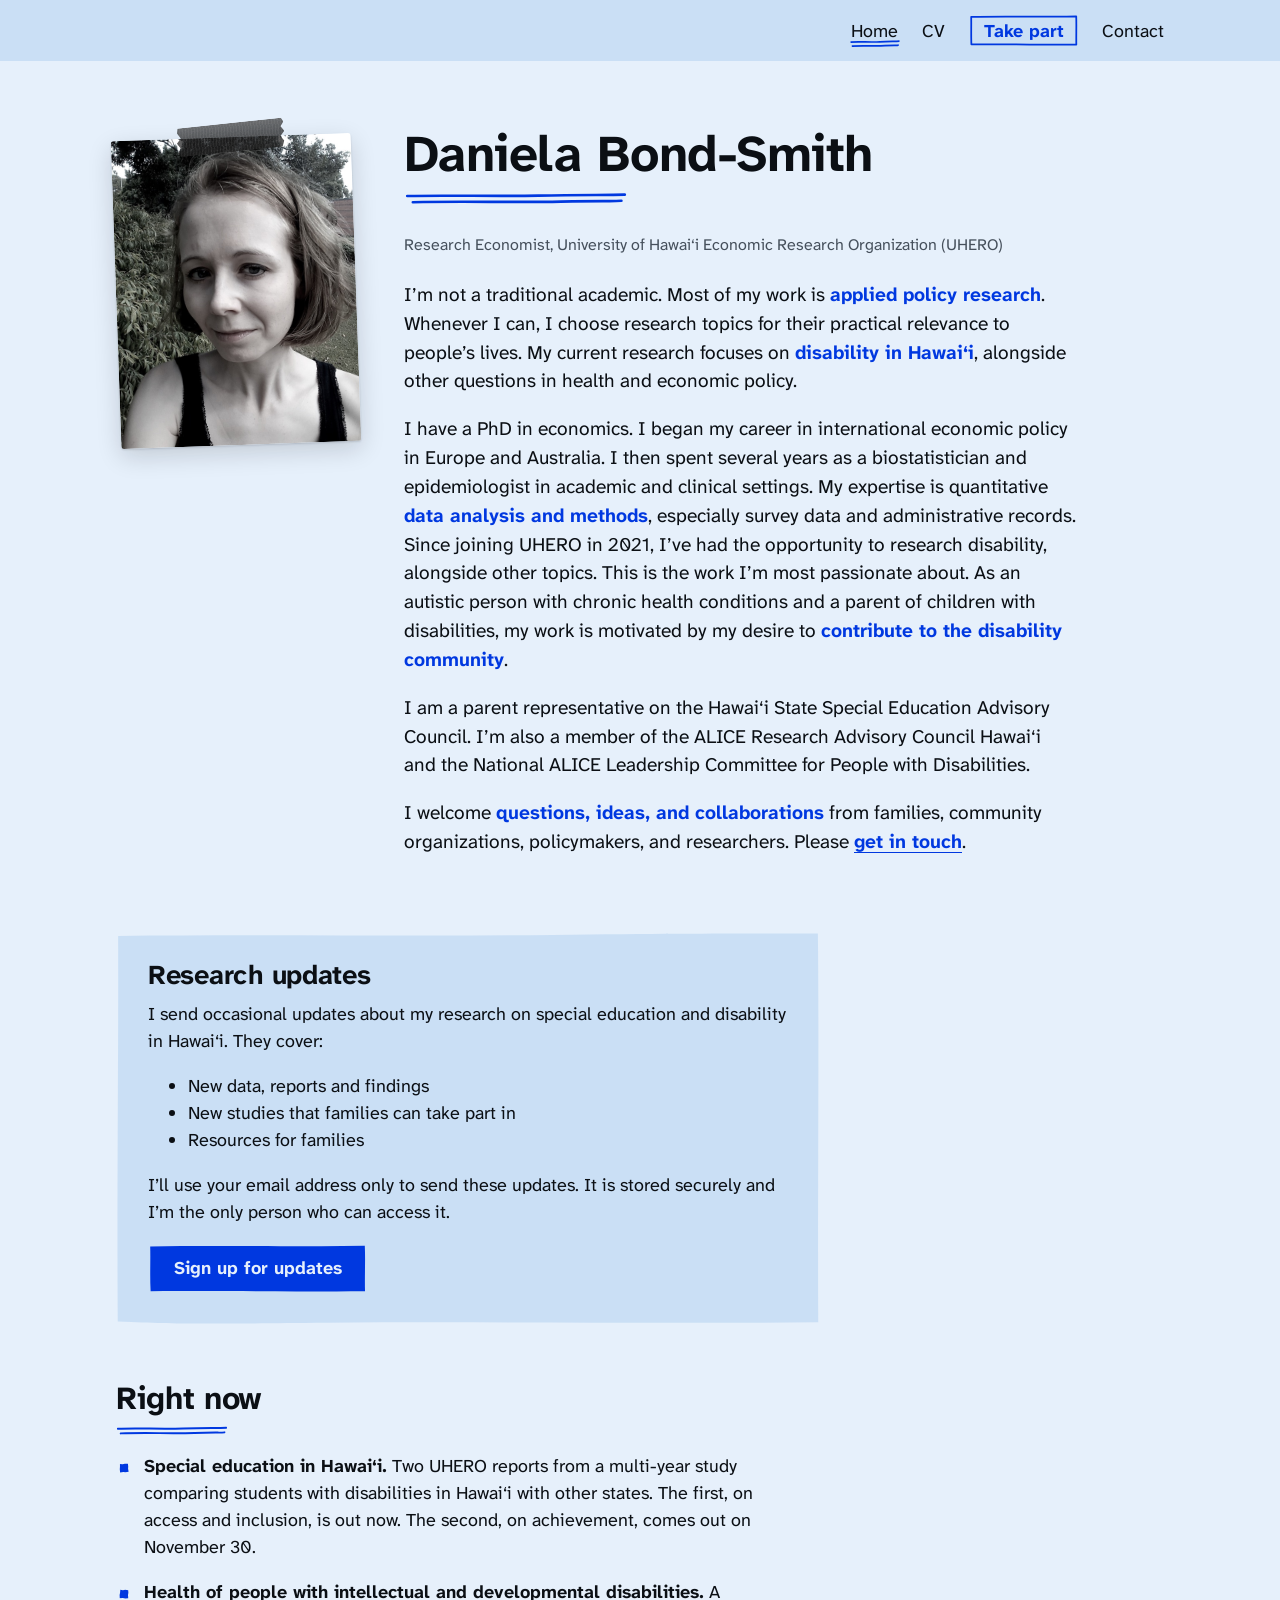
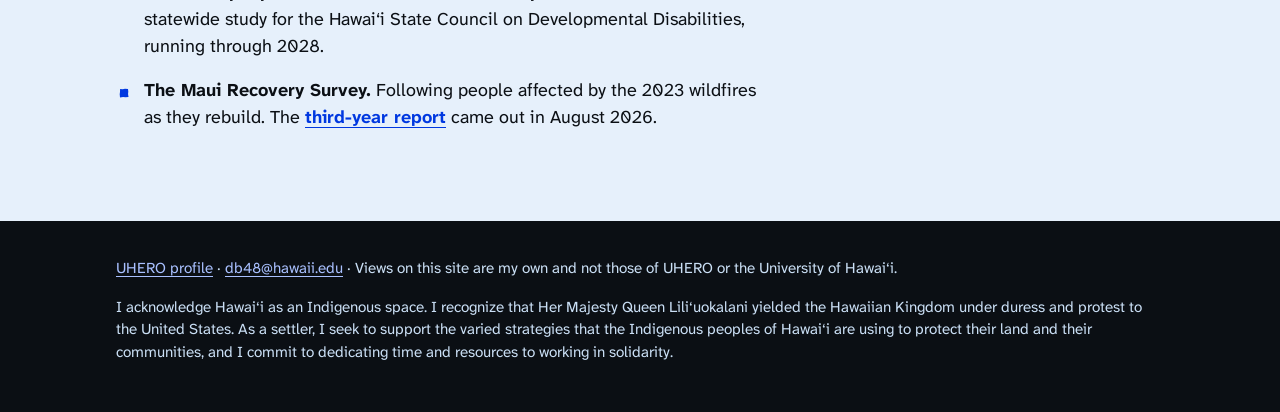
<file: index.html>
<!doctype html>
<html lang="en">
<head>
<meta charset="utf-8">
<meta name="viewport" content="width=device-width, initial-scale=1">
<title>Daniela Bond-Smith</title>
<meta name="description" content="Daniela Bond-Smith studies disability, special education, and health in Hawaiʻi at the University of Hawaiʻi Economic Research Organization (UHERO).">
<meta property="og:title" content="Daniela Bond-Smith">
<meta property="og:description" content="Daniela Bond-Smith studies disability, special education, and health in Hawaiʻi at the University of Hawaiʻi Economic Research Organization (UHERO).">
<link rel="icon" href="assets/img/favicon-64.png" sizes="64x64" type="image/png">
<link rel="icon" href="assets/img/favicon-32.png" sizes="32x32" type="image/png">
<link rel="apple-touch-icon" href="assets/img/apple-touch-icon.png">
<link rel="preload" href="assets/fonts/atkinson-400.woff2" as="font" type="font/woff2" crossorigin>
<link rel="stylesheet" href="assets/css/site.css?v=5ebec272">
</head>
<body>
<a class="skip" href="#main">Skip to content</a>
<header class="site-header">
  <div class="wrap">
    <nav aria-label="Main">
      <ul>
<li><a href="index.html" aria-current="page">Home</a></li>
<li><a href="cv.html">CV</a></li>
<li class="nav-cta"><a href="take-part.html">Take part</a></li>
<li><a href="contact.html">Contact</a></li>
      </ul>
    </nav>
  </div>
</header>

<main id="main" class="wrap">
<section id="intro" class="hero">
  <figure class="photo">
    <img src="assets/img/daniela.jpg" width="600" height="770" alt="Daniela Bond-Smith, in black and white, outdoors in front of trees.">
  </figure>
  <div class="hero-text">
    <h1 class="squiggle">Daniela Bond-Smith</h1>
    <p class="role">Research Economist, University of Hawaiʻi Economic Research Organization (UHERO)</p>
    <p>I’m not a traditional academic. Most of my work is <strong>applied policy research</strong>. Whenever I can, I choose research topics for their practical relevance to people’s lives. My current research focuses on <strong>disability in Hawaiʻi</strong>, alongside other questions in health and economic policy.</p>
    <p>I have a PhD in economics. I began my career in international economic policy in Europe and Australia. I then spent several years as a biostatistician and epidemiologist in academic and clinical settings. My expertise is quantitative <strong>data analysis and methods</strong>, especially survey data and administrative records. Since joining UHERO in 2021, I’ve had the opportunity to research disability, alongside other topics. This is the work I’m most passionate about. As an autistic person with chronic health conditions and a parent of children with disabilities, my work is motivated by my desire to <strong>contribute to the disability community</strong>.</p>
    <p>I am a parent representative on the Hawaiʻi State Special Education Advisory Council. I’m also a member of the ALICE Research Advisory Council Hawaiʻi and the National ALICE Leadership Committee for People with Disabilities.</p>
    <p>I welcome <strong>questions, ideas, and collaborations</strong> from families, community organizations, policymakers, and researchers. Please <a href="contact.html">get in touch</a>.</p>
  </div>
</section>


<section id="sign-up" class="callout">
  <h2>Research updates</h2>
  <p>I send occasional updates about my research on special education and disability in Hawaiʻi. They cover:</p>
  <ul>
    <li>New data, reports and findings</li>
    <li>New studies that families can take part in</li>
    <li>Resources for families</li>
  </ul>
  <p>I’ll use your email address only to send these updates. It is stored securely and I’m the only person who can access it.</p>
  <!-- To add the sign-up form: put its link in place of the placeholder below, as a link with class="button". -->
<p><a class="button" href="https://manoahawaiiss.az1.qualtrics.com/jfe/form/SV_bpgFPg6Owtb3GVU" target="_blank" rel="noopener">Sign up for updates<span class="visually-hidden"> (opens in a new tab)</span></a></p>
</section>





<section id="now" class="now">
  <h2 class="squiggle">Right now</h2>
  <ul>
    <li><strong>Special education in Hawaiʻi.</strong> Two UHERO reports from a multi-year study comparing students with disabilities in Hawaiʻi with other states. The first, on access and inclusion, is out now. The second, on achievement, comes out on November 30.</li>
    <li><strong>Health of people with intellectual and developmental disabilities.</strong> A statewide study for the Hawaiʻi State Council on Developmental Disabilities, running through 2028.</li>
    <li><strong>The Maui Recovery Survey.</strong> Following people affected by the 2023 wildfires as they rebuild. The <a href="https://uhero.hawaii.edu/economic-and-housing-recovery-three-years-after-the-maui-wildfires-findings-from-the-maui-recovery-survey/">third-year report</a> came out in August 2026.</li>
  </ul>
</section>

</main>

<footer class="site-footer">
  <div class="wrap">
    <p><a href="https://uhero.hawaii.edu/people/daniela-bond-smith/">UHERO profile</a> · <a href="mailto:db48@hawaii.edu">db48@hawaii.edu</a> · Views on this site are my own and not those of UHERO or the University of Hawaiʻi.</p>
    <p class="ack">I acknowledge Hawaiʻi as an Indigenous space. I recognize that Her Majesty Queen Liliʻuokalani yielded the Hawaiian Kingdom under duress and protest to the United States. As a settler, I seek to support the varied strategies that the Indigenous peoples of Hawaiʻi are using to protect their land and their communities, and I commit to dedicating time and resources to working in solidarity.</p>
  </div>
</footer>
</body>
</html>
</file>
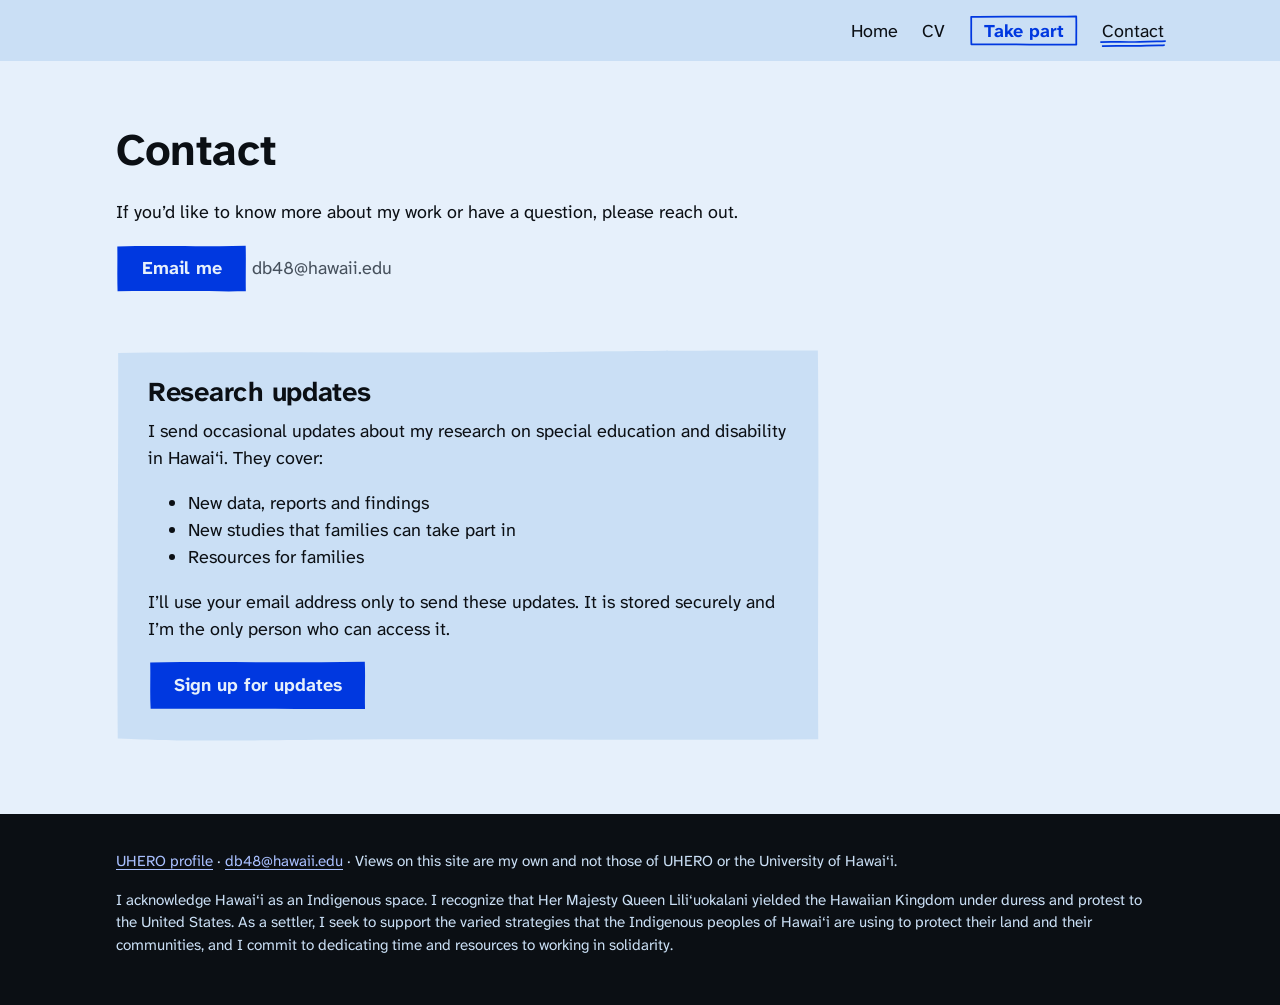
<file: contact.html>
<!doctype html>
<html lang="en">
<head>
<meta charset="utf-8">
<meta name="viewport" content="width=device-width, initial-scale=1">
<title>Contact | Daniela Bond-Smith</title>
<meta name="description" content="Daniela Bond-Smith studies disability, special education, and health in Hawaiʻi at the University of Hawaiʻi Economic Research Organization (UHERO).">
<meta property="og:title" content="Contact | Daniela Bond-Smith">
<meta property="og:description" content="Daniela Bond-Smith studies disability, special education, and health in Hawaiʻi at the University of Hawaiʻi Economic Research Organization (UHERO).">
<link rel="icon" href="assets/img/favicon-64.png" sizes="64x64" type="image/png">
<link rel="icon" href="assets/img/favicon-32.png" sizes="32x32" type="image/png">
<link rel="apple-touch-icon" href="assets/img/apple-touch-icon.png">
<link rel="preload" href="assets/fonts/atkinson-400.woff2" as="font" type="font/woff2" crossorigin>
<link rel="stylesheet" href="assets/css/site.css?v=5ebec272">
</head>
<body>
<a class="skip" href="#main">Skip to content</a>
<header class="site-header">
  <div class="wrap">
    <nav aria-label="Main">
      <ul>
<li><a href="index.html">Home</a></li>
<li><a href="cv.html">CV</a></li>
<li class="nav-cta"><a href="take-part.html">Take part</a></li>
<li><a href="contact.html" aria-current="page">Contact</a></li>
      </ul>
    </nav>
  </div>
</header>

<main id="main" class="wrap">
<section id="contact" class="map-page">
  <h1>Contact</h1>
  <p>If you’d like to know more about my work or have a question, please reach out.</p>
  <p><a class="button" href="mailto:db48@hawaii.edu">Email me</a> <span class="muted">db48@hawaii.edu</span></p>
</section>


<section id="sign-up" class="callout">
  <h2>Research updates</h2>
  <p>I send occasional updates about my research on special education and disability in Hawaiʻi. They cover:</p>
  <ul>
    <li>New data, reports and findings</li>
    <li>New studies that families can take part in</li>
    <li>Resources for families</li>
  </ul>
  <p>I’ll use your email address only to send these updates. It is stored securely and I’m the only person who can access it.</p>
  <!-- To add the sign-up form: put its link in place of the placeholder below, as a link with class="button". -->
<p><a class="button" href="https://manoahawaiiss.az1.qualtrics.com/jfe/form/SV_bpgFPg6Owtb3GVU" target="_blank" rel="noopener">Sign up for updates<span class="visually-hidden"> (opens in a new tab)</span></a></p>
</section>

</main>

<footer class="site-footer">
  <div class="wrap">
    <p><a href="https://uhero.hawaii.edu/people/daniela-bond-smith/">UHERO profile</a> · <a href="mailto:db48@hawaii.edu">db48@hawaii.edu</a> · Views on this site are my own and not those of UHERO or the University of Hawaiʻi.</p>
    <p class="ack">I acknowledge Hawaiʻi as an Indigenous space. I recognize that Her Majesty Queen Liliʻuokalani yielded the Hawaiian Kingdom under duress and protest to the United States. As a settler, I seek to support the varied strategies that the Indigenous peoples of Hawaiʻi are using to protect their land and their communities, and I commit to dedicating time and resources to working in solidarity.</p>
  </div>
</footer>
</body>
</html>
</file>
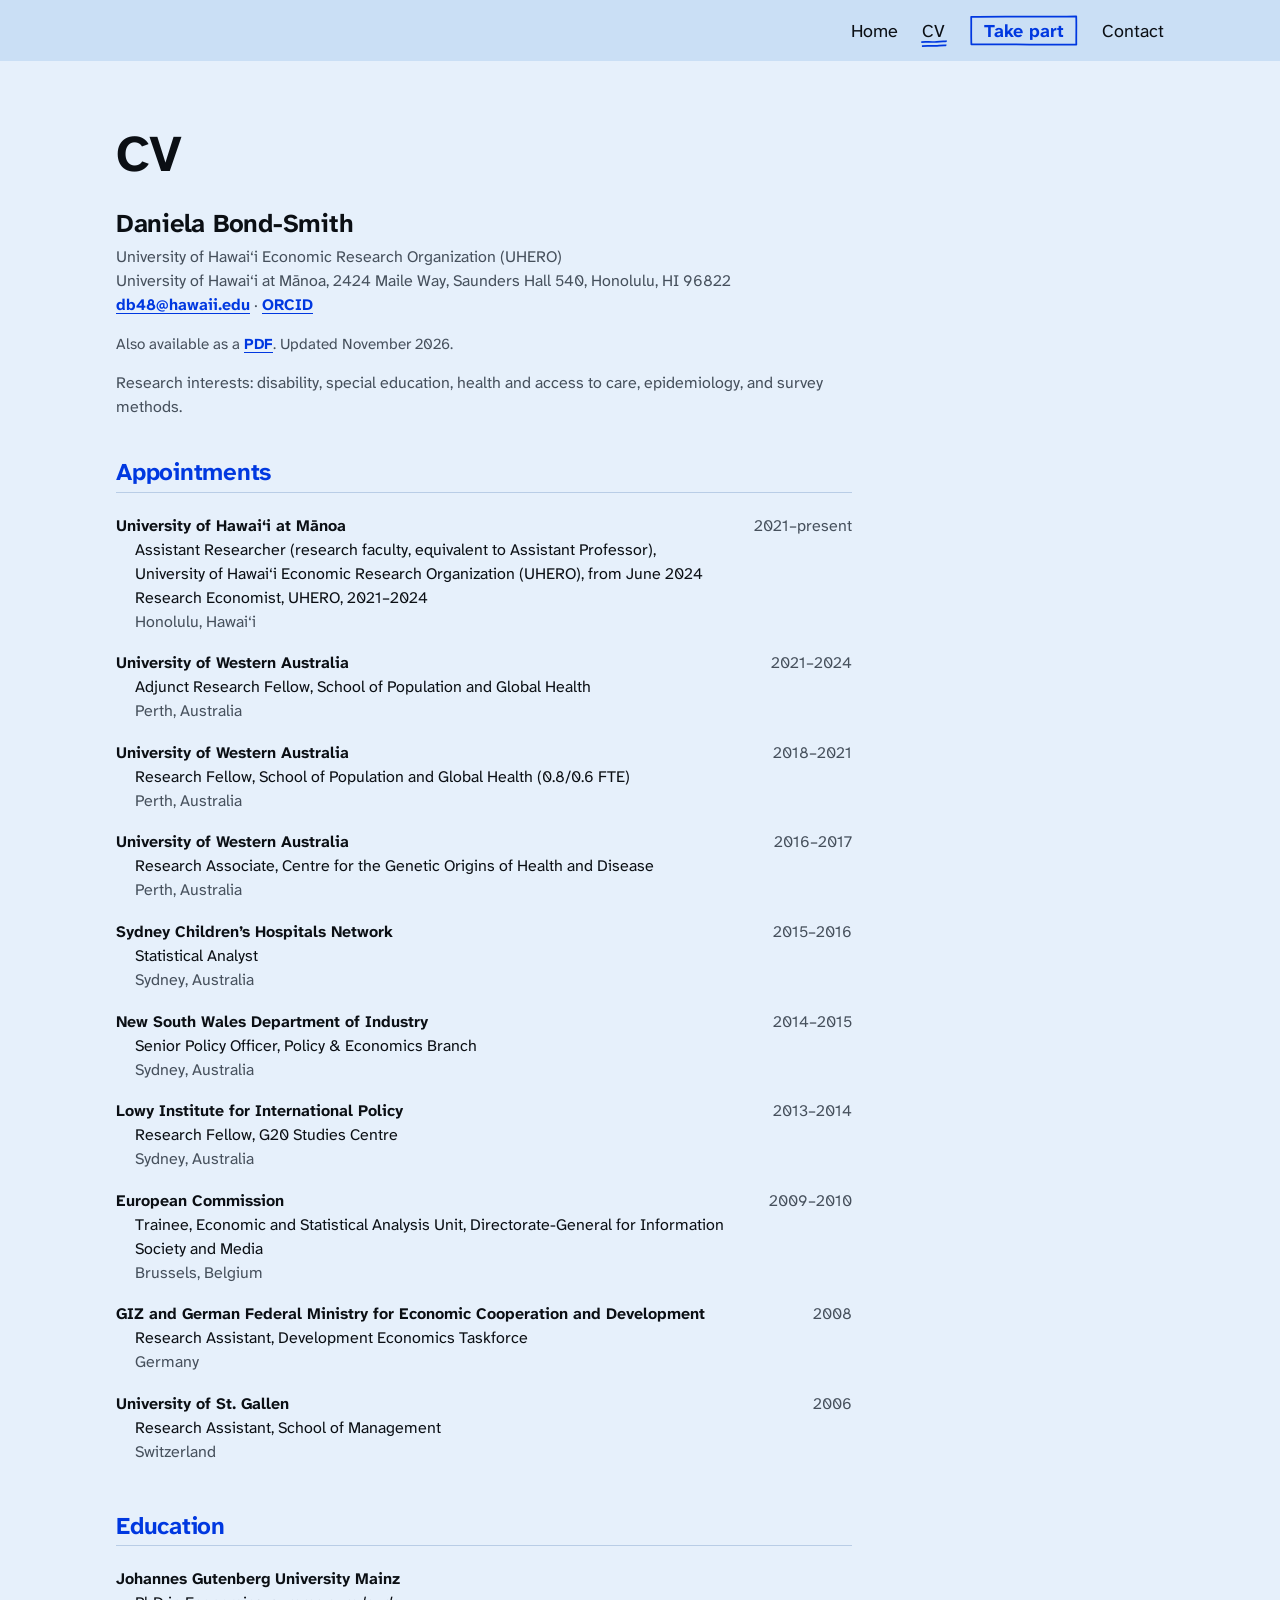
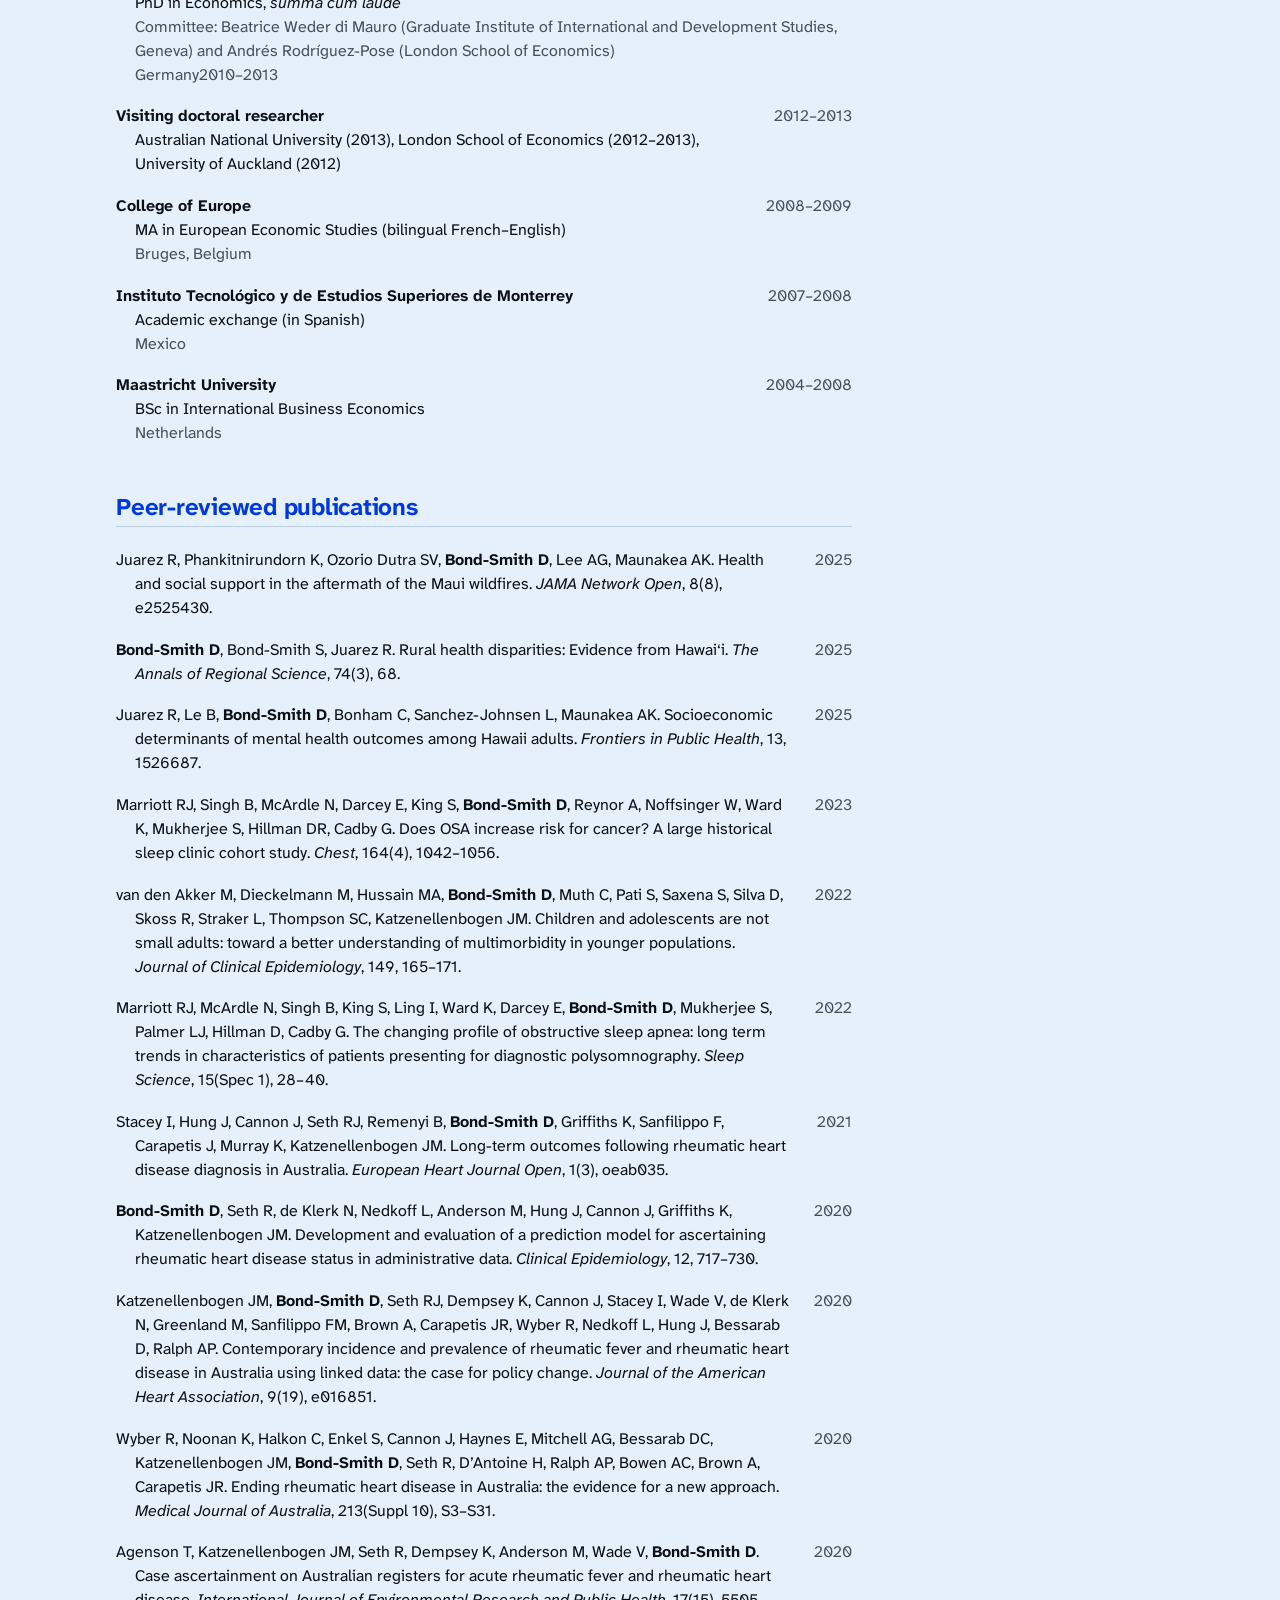
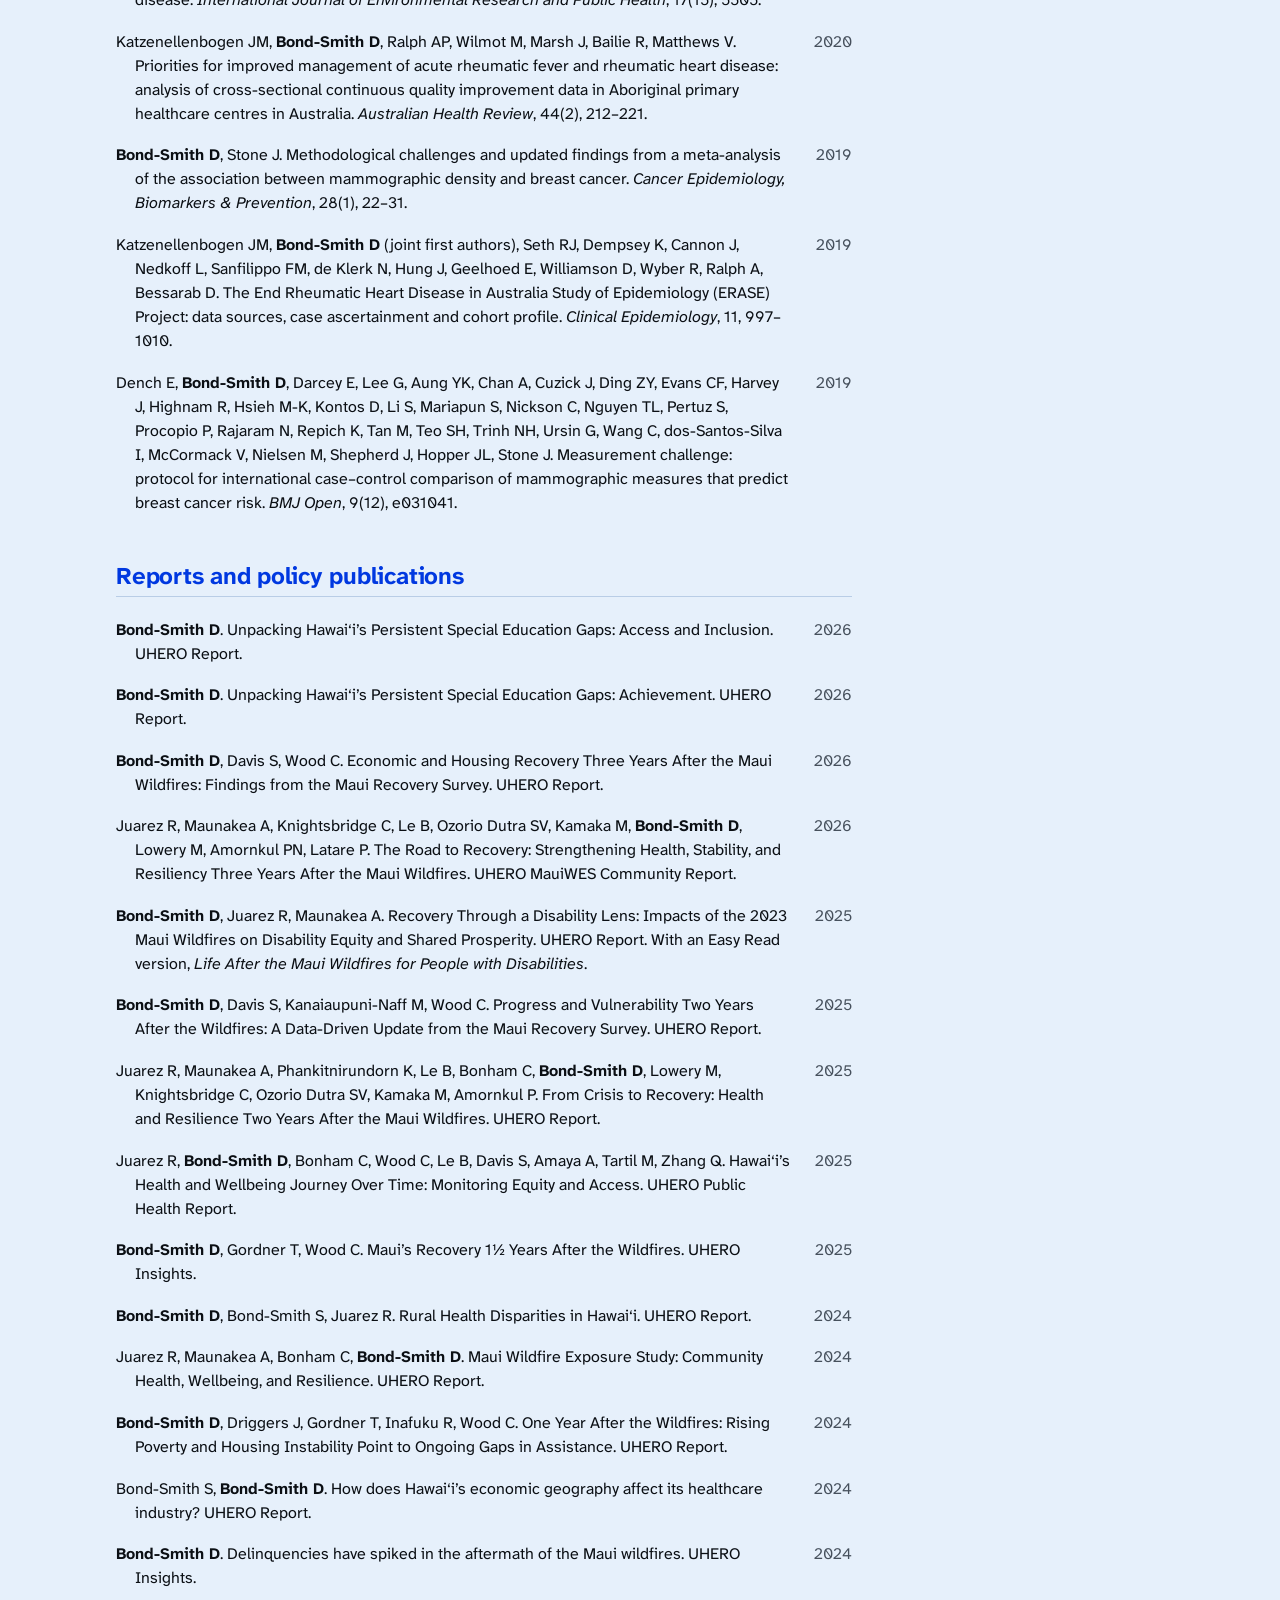
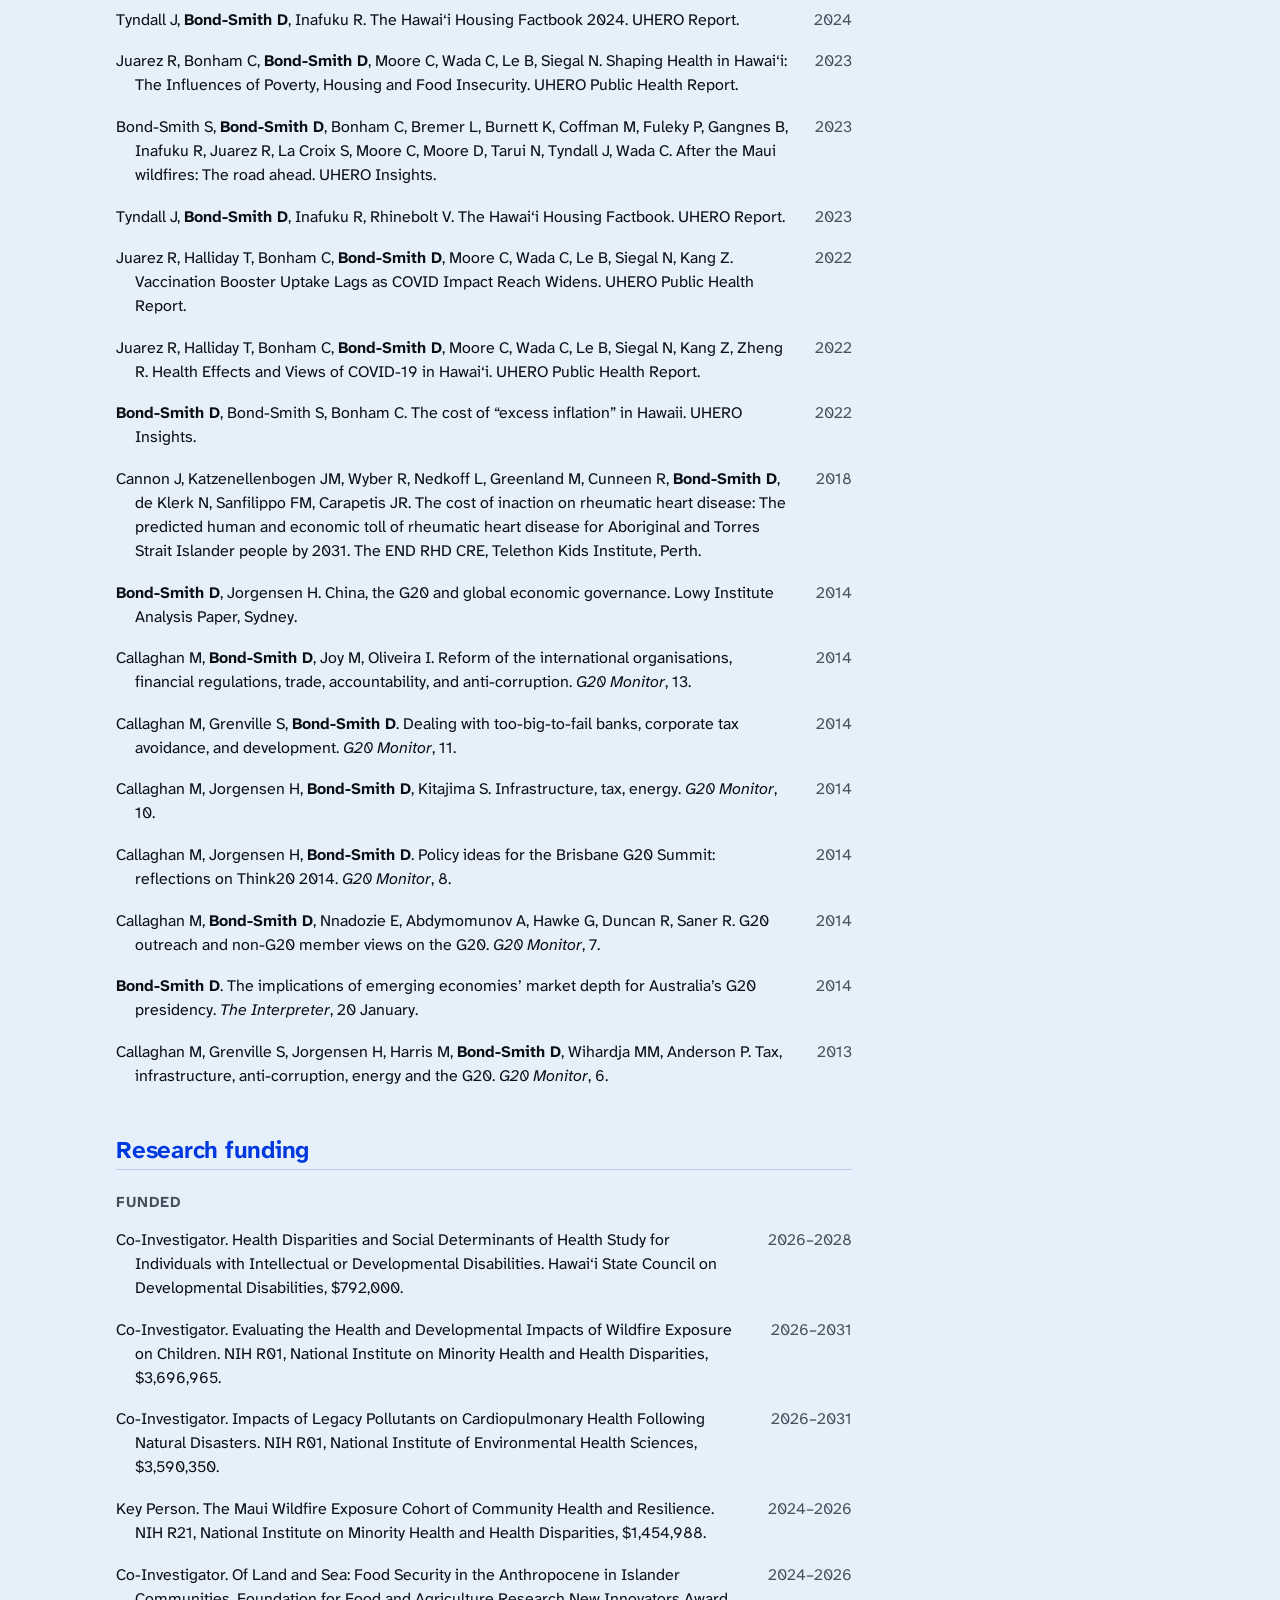
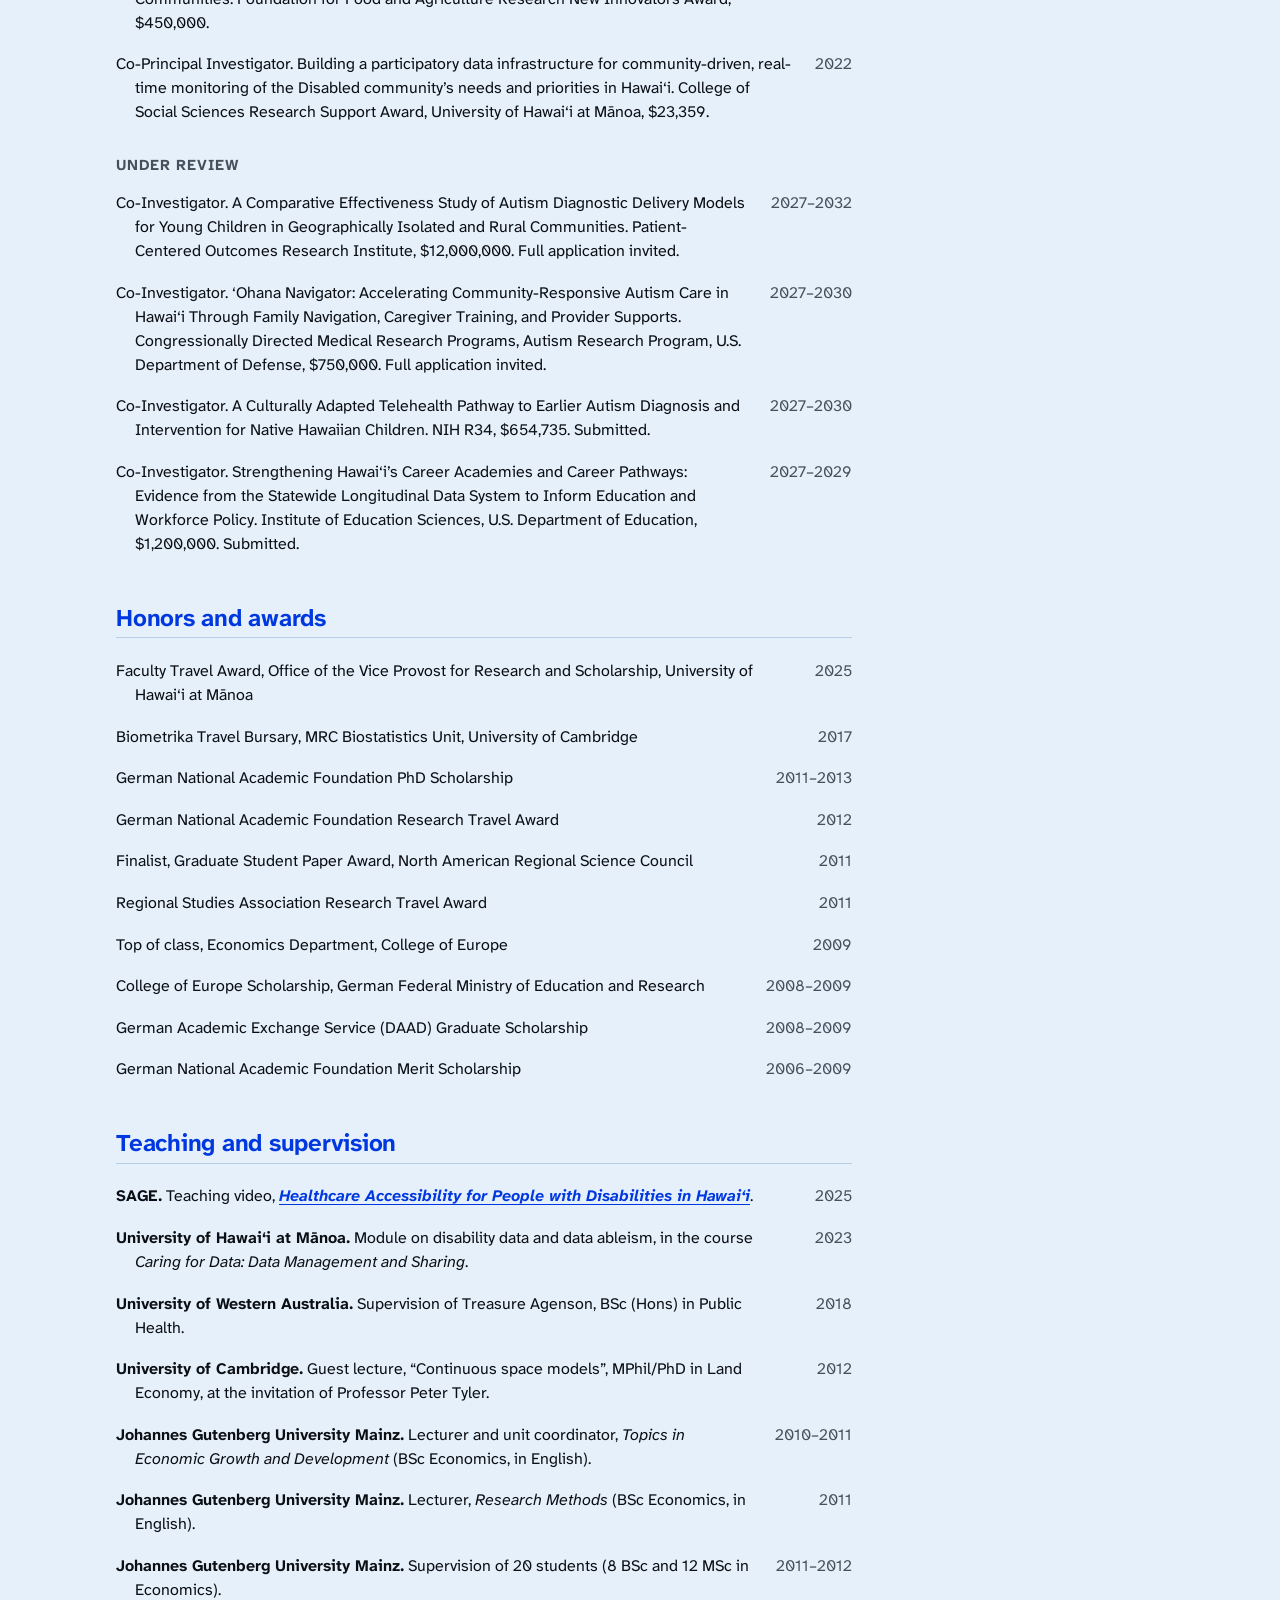
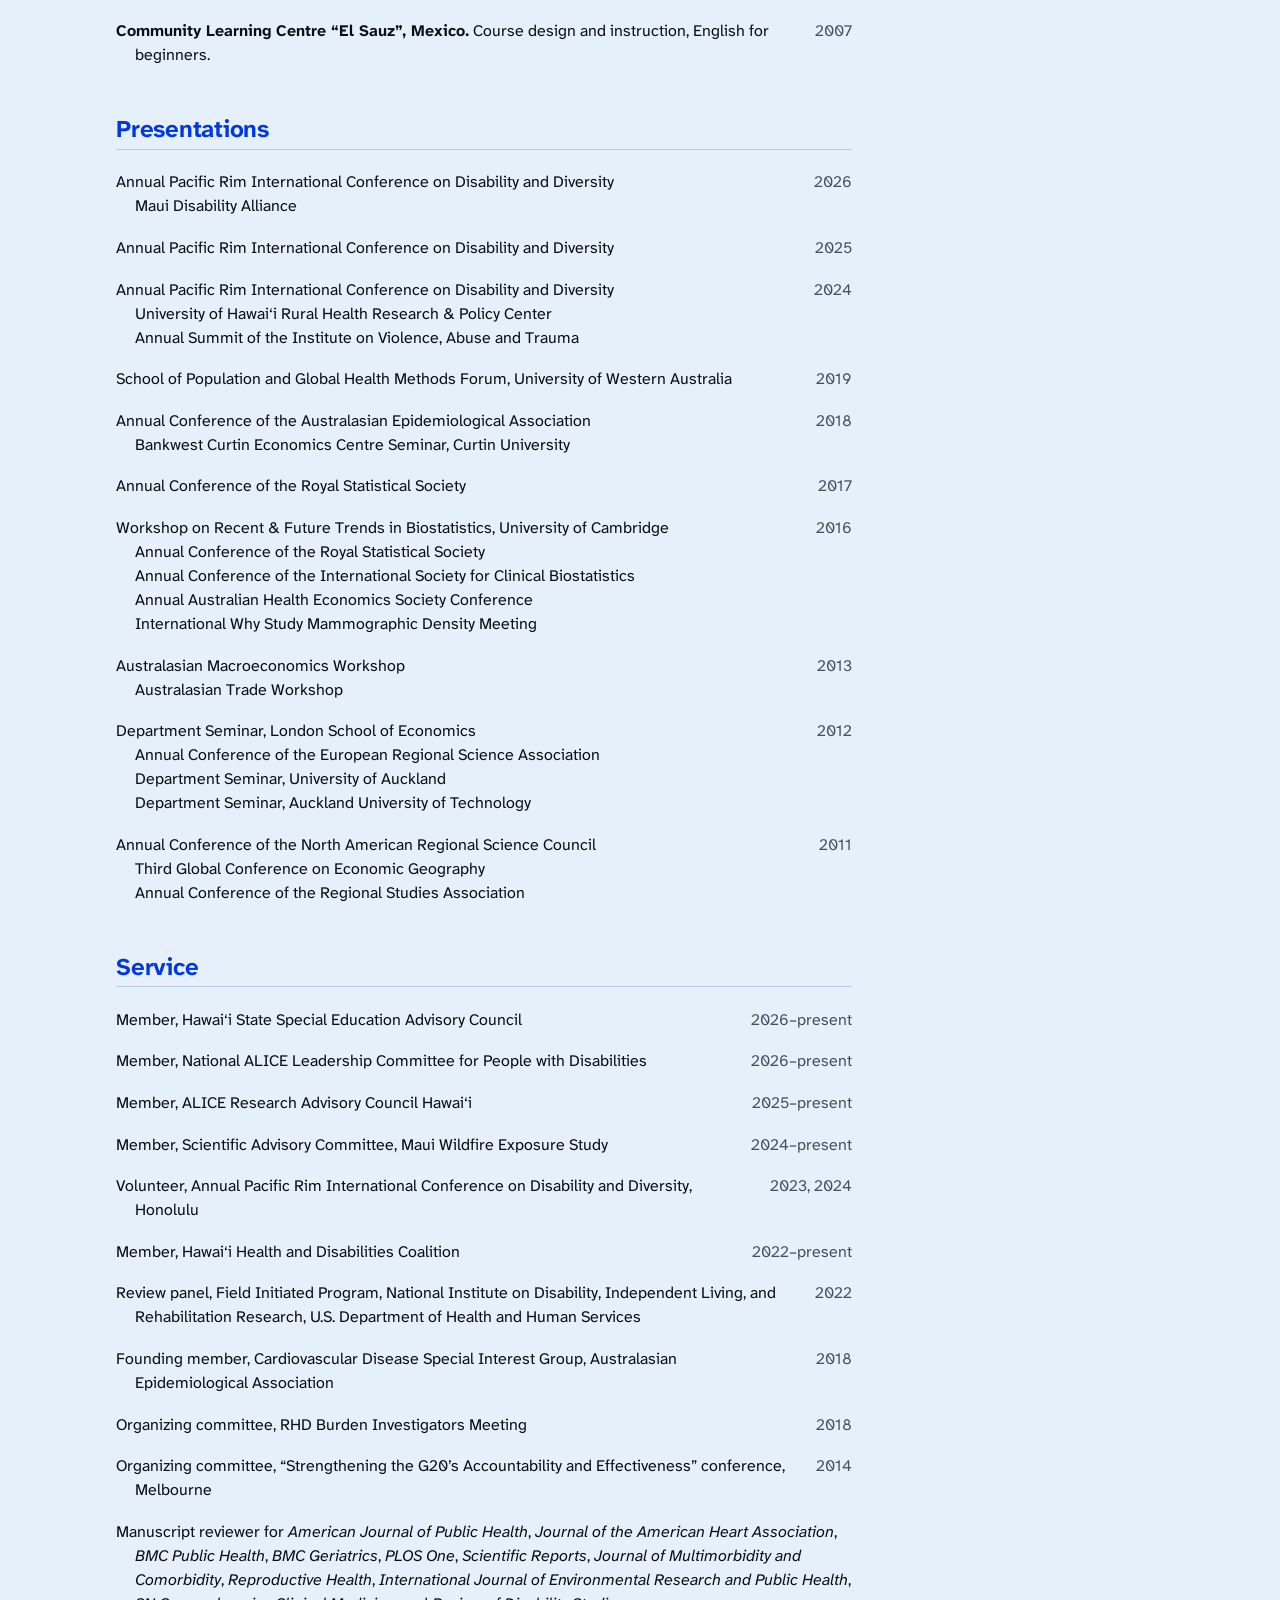
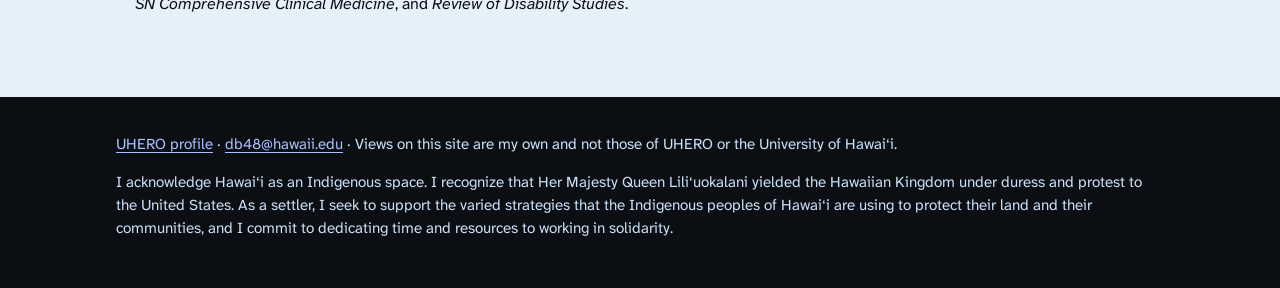
<file: cv.html>
<!doctype html>
<html lang="en">
<head>
<meta charset="utf-8">
<meta name="viewport" content="width=device-width, initial-scale=1">
<title>CV | Daniela Bond-Smith</title>
<meta name="description" content="Daniela Bond-Smith studies disability, special education, and health in Hawaiʻi at the University of Hawaiʻi Economic Research Organization (UHERO).">
<meta property="og:title" content="CV | Daniela Bond-Smith">
<meta property="og:description" content="Daniela Bond-Smith studies disability, special education, and health in Hawaiʻi at the University of Hawaiʻi Economic Research Organization (UHERO).">
<link rel="icon" href="assets/img/favicon-64.png" sizes="64x64" type="image/png">
<link rel="icon" href="assets/img/favicon-32.png" sizes="32x32" type="image/png">
<link rel="apple-touch-icon" href="assets/img/apple-touch-icon.png">
<link rel="preload" href="assets/fonts/atkinson-400.woff2" as="font" type="font/woff2" crossorigin>
<link rel="stylesheet" href="assets/css/site.css?v=5ebec272">
</head>
<body>
<a class="skip" href="#main">Skip to content</a>
<header class="site-header">
  <div class="wrap">
    <nav aria-label="Main">
      <ul>
<li><a href="index.html">Home</a></li>
<li><a href="cv.html" aria-current="page">CV</a></li>
<li class="nav-cta"><a href="take-part.html">Take part</a></li>
<li><a href="contact.html">Contact</a></li>
      </ul>
    </nav>
  </div>
</header>

<main id="main" class="wrap">
<section id="cv-full" class="cv-page">
  <h1>CV</h1>
  <p class="cv-contact"><span class="cv-name">Daniela Bond-Smith</span>University of Hawaiʻi Economic Research Organization (UHERO)<br>University of Hawaiʻi at Mānoa, 2424 Maile Way, Saunders Hall 540, Honolulu, HI 96822<br><a href="mailto:db48@hawaii.edu">db48@hawaii.edu</a> · <a href="https://orcid.org/0000-0002-9415-1314">ORCID</a></p>
  <p class="small">Also available as a <a href="files/Bond-Smith-CV.pdf">PDF</a>. Updated November 2026.</p>
  <p class="cv-interests"><span class="muted">Research interests: disability, special education, health and access to care, epidemiology, and survey methods.</p>
<h2>Appointments</h2>
<ul class="cv-list">
<li><span class="cv-what"><strong>University of Hawaiʻi at Mānoa</strong><br>Assistant Researcher (research faculty, equivalent to Assistant Professor), University of Hawaiʻi Economic Research Organization (UHERO), from June 2024<br>Research Economist, UHERO, 2021–2024<br><span class="muted">Honolulu, Hawaiʻi</span></span><span class="cv-when">2021–present</span></li>
<li><span class="cv-what"><strong>University of Western Australia</strong><br>Adjunct Research Fellow, School of Population and Global Health<br><span class="muted">Perth, Australia</span></span><span class="cv-when">2021–2024</span></li>
<li><span class="cv-what"><strong>University of Western Australia</strong><br>Research Fellow, School of Population and Global Health (0.8/0.6 FTE)<br><span class="muted">Perth, Australia</span></span><span class="cv-when">2018–2021</span></li>
<li><span class="cv-what"><strong>University of Western Australia</strong><br>Research Associate, Centre for the Genetic Origins of Health and Disease<br><span class="muted">Perth, Australia</span></span><span class="cv-when">2016–2017</span></li>
<li><span class="cv-what"><strong>Sydney Children’s Hospitals Network</strong><br>Statistical Analyst<br><span class="muted">Sydney, Australia</span></span><span class="cv-when">2015–2016</span></li>
<li><span class="cv-what"><strong>New South Wales Department of Industry</strong><br>Senior Policy Officer, Policy &amp; Economics Branch<br><span class="muted">Sydney, Australia</span></span><span class="cv-when">2014–2015</span></li>
<li><span class="cv-what"><strong>Lowy Institute for International Policy</strong><br>Research Fellow, G20 Studies Centre<br><span class="muted">Sydney, Australia</span></span><span class="cv-when">2013–2014</span></li>
<li><span class="cv-what"><strong>European Commission</strong><br>Trainee, Economic and Statistical Analysis Unit, Directorate-General for Information Society and Media<br><span class="muted">Brussels, Belgium</span></span><span class="cv-when">2009–2010</span></li>
<li><span class="cv-what"><strong>GIZ and German Federal Ministry for Economic Cooperation and Development</strong><br>Research Assistant, Development Economics Taskforce<br><span class="muted">Germany</span></span><span class="cv-when">2008</span></li>
<li><span class="cv-what"><strong>University of St. Gallen</strong><br>Research Assistant, School of Management<br><span class="muted">Switzerland</span></span><span class="cv-when">2006</span></li>
</ul>
<h2>Education</h2>
<ul class="cv-list">
<li><span class="cv-what"><strong>Johannes Gutenberg University Mainz</strong><br>PhD in Economics, <em>summa cum laude</em><br><span class="muted">Committee: Beatrice Weder di Mauro (Graduate Institute of International and Development Studies, Geneva) and Andrés Rodríguez-Pose (London School of Economics)<br><span class="muted">Germany</span></span><span class="cv-when">2010–2013</span></li>
<li><span class="cv-what"><strong>Visiting doctoral researcher</strong><br>Australian National University (2013), London School of Economics (2012–2013), University of Auckland (2012)</span><span class="cv-when">2012–2013</span></li>
<li><span class="cv-what"><strong>College of Europe</strong><br>MA in European Economic Studies (bilingual French–English)<br><span class="muted">Bruges, Belgium</span></span><span class="cv-when">2008–2009</span></li>
<li><span class="cv-what"><strong>Instituto Tecnológico y de Estudios Superiores de Monterrey</strong><br>Academic exchange (in Spanish)<br><span class="muted">Mexico</span></span><span class="cv-when">2007–2008</span></li>
<li><span class="cv-what"><strong>Maastricht University</strong><br>BSc in International Business Economics<br><span class="muted">Netherlands</span></span><span class="cv-when">2004–2008</span></li>
</ul>
<h2>Peer-reviewed publications</h2>
<ul class="cv-list">
<li><span class="cv-what">Juarez R, Phankitnirundorn K, Ozorio Dutra SV, <strong>Bond-Smith D</strong>, Lee AG, Maunakea AK. Health and social support in the aftermath of the Maui wildfires. <em>JAMA Network Open</em>, 8(8), e2525430.</span><span class="cv-when">2025</span></li>
<li><span class="cv-what"><strong>Bond-Smith D</strong>, Bond-Smith S, Juarez R. Rural health disparities: Evidence from Hawaiʻi. <em>The Annals of Regional Science</em>, 74(3), 68.</span><span class="cv-when">2025</span></li>
<li><span class="cv-what">Juarez R, Le B, <strong>Bond-Smith D</strong>, Bonham C, Sanchez-Johnsen L, Maunakea AK. Socioeconomic determinants of mental health outcomes among Hawaii adults. <em>Frontiers in Public Health</em>, 13, 1526687.</span><span class="cv-when">2025</span></li>
<li><span class="cv-what">Marriott RJ, Singh B, McArdle N, Darcey E, King S, <strong>Bond-Smith D</strong>, Reynor A, Noffsinger W, Ward K, Mukherjee S, Hillman DR, Cadby G. Does OSA increase risk for cancer? A large historical sleep clinic cohort study. <em>Chest</em>, 164(4), 1042–1056.</span><span class="cv-when">2023</span></li>
<li><span class="cv-what">van den Akker M, Dieckelmann M, Hussain MA, <strong>Bond-Smith D</strong>, Muth C, Pati S, Saxena S, Silva D, Skoss R, Straker L, Thompson SC, Katzenellenbogen JM. Children and adolescents are not small adults: toward a better understanding of multimorbidity in younger populations. <em>Journal of Clinical Epidemiology</em>, 149, 165–171.</span><span class="cv-when">2022</span></li>
<li><span class="cv-what">Marriott RJ, McArdle N, Singh B, King S, Ling I, Ward K, Darcey E, <strong>Bond-Smith D</strong>, Mukherjee S, Palmer LJ, Hillman D, Cadby G. The changing profile of obstructive sleep apnea: long term trends in characteristics of patients presenting for diagnostic polysomnography. <em>Sleep Science</em>, 15(Spec 1), 28–40.</span><span class="cv-when">2022</span></li>
<li><span class="cv-what">Stacey I, Hung J, Cannon J, Seth RJ, Remenyi B, <strong>Bond-Smith D</strong>, Griffiths K, Sanfilippo F, Carapetis J, Murray K, Katzenellenbogen JM. Long-term outcomes following rheumatic heart disease diagnosis in Australia. <em>European Heart Journal Open</em>, 1(3), oeab035.</span><span class="cv-when">2021</span></li>
<li><span class="cv-what"><strong>Bond-Smith D</strong>, Seth R, de Klerk N, Nedkoff L, Anderson M, Hung J, Cannon J, Griffiths K, Katzenellenbogen JM. Development and evaluation of a prediction model for ascertaining rheumatic heart disease status in administrative data. <em>Clinical Epidemiology</em>, 12, 717–730.</span><span class="cv-when">2020</span></li>
<li><span class="cv-what">Katzenellenbogen JM, <strong>Bond-Smith D</strong>, Seth RJ, Dempsey K, Cannon J, Stacey I, Wade V, de Klerk N, Greenland M, Sanfilippo FM, Brown A, Carapetis JR, Wyber R, Nedkoff L, Hung J, Bessarab D, Ralph AP. Contemporary incidence and prevalence of rheumatic fever and rheumatic heart disease in Australia using linked data: the case for policy change. <em>Journal of the American Heart Association</em>, 9(19), e016851.</span><span class="cv-when">2020</span></li>
<li><span class="cv-what">Wyber R, Noonan K, Halkon C, Enkel S, Cannon J, Haynes E, Mitchell AG, Bessarab DC, Katzenellenbogen JM, <strong>Bond-Smith D</strong>, Seth R, D’Antoine H, Ralph AP, Bowen AC, Brown A, Carapetis JR. Ending rheumatic heart disease in Australia: the evidence for a new approach. <em>Medical Journal of Australia</em>, 213(Suppl 10), S3–S31.</span><span class="cv-when">2020</span></li>
<li><span class="cv-what">Agenson T, Katzenellenbogen JM, Seth R, Dempsey K, Anderson M, Wade V, <strong>Bond-Smith D</strong>. Case ascertainment on Australian registers for acute rheumatic fever and rheumatic heart disease. <em>International Journal of Environmental Research and Public Health</em>, 17(15), 5505.</span><span class="cv-when">2020</span></li>
<li><span class="cv-what">Katzenellenbogen JM, <strong>Bond-Smith D</strong>, Ralph AP, Wilmot M, Marsh J, Bailie R, Matthews V. Priorities for improved management of acute rheumatic fever and rheumatic heart disease: analysis of cross-sectional continuous quality improvement data in Aboriginal primary healthcare centres in Australia. <em>Australian Health Review</em>, 44(2), 212–221.</span><span class="cv-when">2020</span></li>
<li><span class="cv-what"><strong>Bond-Smith D</strong>, Stone J. Methodological challenges and updated findings from a meta-analysis of the association between mammographic density and breast cancer. <em>Cancer Epidemiology, Biomarkers &amp; Prevention</em>, 28(1), 22–31.</span><span class="cv-when">2019</span></li>
<li><span class="cv-what">Katzenellenbogen JM, <strong>Bond-Smith D</strong> (joint first authors), Seth RJ, Dempsey K, Cannon J, Nedkoff L, Sanfilippo FM, de Klerk N, Hung J, Geelhoed E, Williamson D, Wyber R, Ralph A, Bessarab D. The End Rheumatic Heart Disease in Australia Study of Epidemiology (ERASE) Project: data sources, case ascertainment and cohort profile. <em>Clinical Epidemiology</em>, 11, 997–1010.</span><span class="cv-when">2019</span></li>
<li><span class="cv-what">Dench E, <strong>Bond-Smith D</strong>, Darcey E, Lee G, Aung YK, Chan A, Cuzick J, Ding ZY, Evans CF, Harvey J, Highnam R, Hsieh M-K, Kontos D, Li S, Mariapun S, Nickson C, Nguyen TL, Pertuz S, Procopio P, Rajaram N, Repich K, Tan M, Teo SH, Trinh NH, Ursin G, Wang C, dos-Santos-Silva I, McCormack V, Nielsen M, Shepherd J, Hopper JL, Stone J. Measurement challenge: protocol for international case–control comparison of mammographic measures that predict breast cancer risk. <em>BMJ Open</em>, 9(12), e031041.</span><span class="cv-when">2019</span></li>
</ul>
<h2>Reports and policy publications</h2>
<ul class="cv-list">
<li><span class="cv-what"><strong>Bond-Smith D</strong>. Unpacking Hawaiʻi’s Persistent Special Education Gaps: Access and Inclusion. UHERO Report.</span><span class="cv-when">2026</span></li>
<li><span class="cv-what"><strong>Bond-Smith D</strong>. Unpacking Hawaiʻi’s Persistent Special Education Gaps: Achievement. UHERO Report.</span><span class="cv-when">2026</span></li>
<li><span class="cv-what"><strong>Bond-Smith D</strong>, Davis S, Wood C. Economic and Housing Recovery Three Years After the Maui Wildfires: Findings from the Maui Recovery Survey. UHERO Report.</span><span class="cv-when">2026</span></li>
<li><span class="cv-what">Juarez R, Maunakea A, Knightsbridge C, Le B, Ozorio Dutra SV, Kamaka M, <strong>Bond-Smith D</strong>, Lowery M, Amornkul PN, Latare P. The Road to Recovery: Strengthening Health, Stability, and Resiliency Three Years After the Maui Wildfires. UHERO MauiWES Community Report.</span><span class="cv-when">2026</span></li>
<li><span class="cv-what"><strong>Bond-Smith D</strong>, Juarez R, Maunakea A. Recovery Through a Disability Lens: Impacts of the 2023 Maui Wildfires on Disability Equity and Shared Prosperity. UHERO Report. With an Easy Read version, <em>Life After the Maui Wildfires for People with Disabilities</em>.</span><span class="cv-when">2025</span></li>
<li><span class="cv-what"><strong>Bond-Smith D</strong>, Davis S, Kanaiaupuni-Naff M, Wood C. Progress and Vulnerability Two Years After the Wildfires: A Data-Driven Update from the Maui Recovery Survey. UHERO Report.</span><span class="cv-when">2025</span></li>
<li><span class="cv-what">Juarez R, Maunakea A, Phankitnirundorn K, Le B, Bonham C, <strong>Bond-Smith D</strong>, Lowery M, Knightsbridge C, Ozorio Dutra SV, Kamaka M, Amornkul P. From Crisis to Recovery: Health and Resilience Two Years After the Maui Wildfires. UHERO Report.</span><span class="cv-when">2025</span></li>
<li><span class="cv-what">Juarez R, <strong>Bond-Smith D</strong>, Bonham C, Wood C, Le B, Davis S, Amaya A, Tartil M, Zhang Q. Hawaiʻi’s Health and Wellbeing Journey Over Time: Monitoring Equity and Access. UHERO Public Health Report.</span><span class="cv-when">2025</span></li>
<li><span class="cv-what"><strong>Bond-Smith D</strong>, Gordner T, Wood C. Maui’s Recovery 1½ Years After the Wildfires. UHERO Insights.</span><span class="cv-when">2025</span></li>
<li><span class="cv-what"><strong>Bond-Smith D</strong>, Bond-Smith S, Juarez R. Rural Health Disparities in Hawaiʻi. UHERO Report.</span><span class="cv-when">2024</span></li>
<li><span class="cv-what">Juarez R, Maunakea A, Bonham C, <strong>Bond-Smith D</strong>. Maui Wildfire Exposure Study: Community Health, Wellbeing, and Resilience. UHERO Report.</span><span class="cv-when">2024</span></li>
<li><span class="cv-what"><strong>Bond-Smith D</strong>, Driggers J, Gordner T, Inafuku R, Wood C. One Year After the Wildfires: Rising Poverty and Housing Instability Point to Ongoing Gaps in Assistance. UHERO Report.</span><span class="cv-when">2024</span></li>
<li><span class="cv-what">Bond-Smith S, <strong>Bond-Smith D</strong>. How does Hawaiʻi’s economic geography affect its healthcare industry? UHERO Report.</span><span class="cv-when">2024</span></li>
<li><span class="cv-what"><strong>Bond-Smith D</strong>. Delinquencies have spiked in the aftermath of the Maui wildfires. UHERO Insights.</span><span class="cv-when">2024</span></li>
<li><span class="cv-what">Tyndall J, <strong>Bond-Smith D</strong>, Inafuku R. The Hawaiʻi Housing Factbook 2024. UHERO Report.</span><span class="cv-when">2024</span></li>
<li><span class="cv-what">Juarez R, Bonham C, <strong>Bond-Smith D</strong>, Moore C, Wada C, Le B, Siegal N. Shaping Health in Hawaiʻi: The Influences of Poverty, Housing and Food Insecurity. UHERO Public Health Report.</span><span class="cv-when">2023</span></li>
<li><span class="cv-what">Bond-Smith S, <strong>Bond-Smith D</strong>, Bonham C, Bremer L, Burnett K, Coffman M, Fuleky P, Gangnes B, Inafuku R, Juarez R, La Croix S, Moore C, Moore D, Tarui N, Tyndall J, Wada C. After the Maui wildfires: The road ahead. UHERO Insights.</span><span class="cv-when">2023</span></li>
<li><span class="cv-what">Tyndall J, <strong>Bond-Smith D</strong>, Inafuku R, Rhinebolt V. The Hawaiʻi Housing Factbook. UHERO Report.</span><span class="cv-when">2023</span></li>
<li><span class="cv-what">Juarez R, Halliday T, Bonham C, <strong>Bond-Smith D</strong>, Moore C, Wada C, Le B, Siegal N, Kang Z. Vaccination Booster Uptake Lags as COVID Impact Reach Widens. UHERO Public Health Report.</span><span class="cv-when">2022</span></li>
<li><span class="cv-what">Juarez R, Halliday T, Bonham C, <strong>Bond-Smith D</strong>, Moore C, Wada C, Le B, Siegal N, Kang Z, Zheng R. Health Effects and Views of COVID-19 in Hawaiʻi. UHERO Public Health Report.</span><span class="cv-when">2022</span></li>
<li><span class="cv-what"><strong>Bond-Smith D</strong>, Bond-Smith S, Bonham C. The cost of “excess inflation” in Hawaii. UHERO Insights.</span><span class="cv-when">2022</span></li>
<li><span class="cv-what">Cannon J, Katzenellenbogen JM, Wyber R, Nedkoff L, Greenland M, Cunneen R, <strong>Bond-Smith D</strong>, de Klerk N, Sanfilippo FM, Carapetis JR. The cost of inaction on rheumatic heart disease: The predicted human and economic toll of rheumatic heart disease for Aboriginal and Torres Strait Islander people by 2031. The END RHD CRE, Telethon Kids Institute, Perth.</span><span class="cv-when">2018</span></li>
<li><span class="cv-what"><strong>Bond-Smith D</strong>, Jorgensen H. China, the G20 and global economic governance. Lowy Institute Analysis Paper, Sydney.</span><span class="cv-when">2014</span></li>
<li><span class="cv-what">Callaghan M, <strong>Bond-Smith D</strong>, Joy M, Oliveira I. Reform of the international organisations, financial regulations, trade, accountability, and anti-corruption. <em>G20 Monitor</em>, 13.</span><span class="cv-when">2014</span></li>
<li><span class="cv-what">Callaghan M, Grenville S, <strong>Bond-Smith D</strong>. Dealing with too-big-to-fail banks, corporate tax avoidance, and development. <em>G20 Monitor</em>, 11.</span><span class="cv-when">2014</span></li>
<li><span class="cv-what">Callaghan M, Jorgensen H, <strong>Bond-Smith D</strong>, Kitajima S. Infrastructure, tax, energy. <em>G20 Monitor</em>, 10.</span><span class="cv-when">2014</span></li>
<li><span class="cv-what">Callaghan M, Jorgensen H, <strong>Bond-Smith D</strong>. Policy ideas for the Brisbane G20 Summit: reflections on Think20 2014. <em>G20 Monitor</em>, 8.</span><span class="cv-when">2014</span></li>
<li><span class="cv-what">Callaghan M, <strong>Bond-Smith D</strong>, Nnadozie E, Abdymomunov A, Hawke G, Duncan R, Saner R. G20 outreach and non-G20 member views on the G20. <em>G20 Monitor</em>, 7.</span><span class="cv-when">2014</span></li>
<li><span class="cv-what"><strong>Bond-Smith D</strong>. The implications of emerging economies’ market depth for Australia’s G20 presidency. <em>The Interpreter</em>, 20 January.</span><span class="cv-when">2014</span></li>
<li><span class="cv-what">Callaghan M, Grenville S, Jorgensen H, Harris M, <strong>Bond-Smith D</strong>, Wihardja MM, Anderson P. Tax, infrastructure, anti-corruption, energy and the G20. <em>G20 Monitor</em>, 6.</span><span class="cv-when">2013</span></li>
</ul>
<h2>Research funding</h2>
<h3>Funded</h3>
<ul class="cv-list">
<li><span class="cv-what">Co-Investigator. Health Disparities and Social Determinants of Health Study for Individuals with Intellectual or Developmental Disabilities. Hawaiʻi State Council on Developmental Disabilities, $792,000.</span><span class="cv-when">2026–2028</span></li>
<li><span class="cv-what">Co-Investigator. Evaluating the Health and Developmental Impacts of Wildfire Exposure on Children. NIH R01, National Institute on Minority Health and Health Disparities, $3,696,965.</span><span class="cv-when">2026–2031</span></li>
<li><span class="cv-what">Co-Investigator. Impacts of Legacy Pollutants on Cardiopulmonary Health Following Natural Disasters. NIH R01, National Institute of Environmental Health Sciences, $3,590,350.</span><span class="cv-when">2026–2031</span></li>
<li><span class="cv-what">Key Person. The Maui Wildfire Exposure Cohort of Community Health and Resilience. NIH R21, National Institute on Minority Health and Health Disparities, $1,454,988.</span><span class="cv-when">2024–2026</span></li>
<li><span class="cv-what">Co-Investigator. Of Land and Sea: Food Security in the Anthropocene in Islander Communities. Foundation for Food and Agriculture Research New Innovators Award, $450,000.</span><span class="cv-when">2024–2026</span></li>
<li><span class="cv-what">Co-Principal Investigator. Building a participatory data infrastructure for community-driven, real-time monitoring of the Disabled community’s needs and priorities in Hawaiʻi. College of Social Sciences Research Support Award, University of Hawaiʻi at Mānoa, $23,359.</span><span class="cv-when">2022</span></li>
</ul>
<h3>Under review</h3>
<ul class="cv-list">
<li><span class="cv-what">Co-Investigator. A Comparative Effectiveness Study of Autism Diagnostic Delivery Models for Young Children in Geographically Isolated and Rural Communities. Patient-Centered Outcomes Research Institute, $12,000,000. Full application invited.</span><span class="cv-when">2027–2032</span></li>
<li><span class="cv-what">Co-Investigator. ʻOhana Navigator: Accelerating Community-Responsive Autism Care in Hawaiʻi Through Family Navigation, Caregiver Training, and Provider Supports. Congressionally Directed Medical Research Programs, Autism Research Program, U.S. Department of Defense, $750,000. Full application invited.</span><span class="cv-when">2027–2030</span></li>
<li><span class="cv-what">Co-Investigator. A Culturally Adapted Telehealth Pathway to Earlier Autism Diagnosis and Intervention for Native Hawaiian Children. NIH R34, $654,735. Submitted.</span><span class="cv-when">2027–2030</span></li>
<li><span class="cv-what">Co-Investigator. Strengthening Hawaiʻi’s Career Academies and Career Pathways: Evidence from the Statewide Longitudinal Data System to Inform Education and Workforce Policy. Institute of Education Sciences, U.S. Department of Education, $1,200,000. Submitted.</span><span class="cv-when">2027–2029</span></li>
</ul>
<h2>Honors and awards</h2>
<ul class="cv-list">
<li><span class="cv-what">Faculty Travel Award, Office of the Vice Provost for Research and Scholarship, University of Hawaiʻi at Mānoa</span><span class="cv-when">2025</span></li>
<li><span class="cv-what">Biometrika Travel Bursary, MRC Biostatistics Unit, University of Cambridge</span><span class="cv-when">2017</span></li>
<li><span class="cv-what">German National Academic Foundation PhD Scholarship</span><span class="cv-when">2011–2013</span></li>
<li><span class="cv-what">German National Academic Foundation Research Travel Award</span><span class="cv-when">2012</span></li>
<li><span class="cv-what">Finalist, Graduate Student Paper Award, North American Regional Science Council</span><span class="cv-when">2011</span></li>
<li><span class="cv-what">Regional Studies Association Research Travel Award</span><span class="cv-when">2011</span></li>
<li><span class="cv-what">Top of class, Economics Department, College of Europe</span><span class="cv-when">2009</span></li>
<li><span class="cv-what">College of Europe Scholarship, German Federal Ministry of Education and Research</span><span class="cv-when">2008–2009</span></li>
<li><span class="cv-what">German Academic Exchange Service (DAAD) Graduate Scholarship</span><span class="cv-when">2008–2009</span></li>
<li><span class="cv-what">German National Academic Foundation Merit Scholarship</span><span class="cv-when">2006–2009</span></li>
</ul>
<h2>Teaching and supervision</h2>
<ul class="cv-list">
<li><span class="cv-what"><strong>SAGE.</strong> Teaching video, <a href="https://sk.sagepub.com/video/skpromo/vSwmwz/healthcare-accessibility-for-people-with-disabilities-in-hawaii"><em>Healthcare Accessibility for People with Disabilities in Hawaiʻi</em></a>.</span><span class="cv-when">2025</span></li>
<li><span class="cv-what"><strong>University of Hawaiʻi at Mānoa.</strong> Module on disability data and data ableism, in the course <em>Caring for Data: Data Management and Sharing</em>.</span><span class="cv-when">2023</span></li>
<li><span class="cv-what"><strong>University of Western Australia.</strong> Supervision of Treasure Agenson, BSc (Hons) in Public Health.</span><span class="cv-when">2018</span></li>
<li><span class="cv-what"><strong>University of Cambridge.</strong> Guest lecture, “Continuous space models”, MPhil/PhD in Land Economy, at the invitation of Professor Peter Tyler.</span><span class="cv-when">2012</span></li>
<li><span class="cv-what"><strong>Johannes Gutenberg University Mainz.</strong> Lecturer and unit coordinator, <em>Topics in Economic Growth and Development</em> (BSc Economics, in English).</span><span class="cv-when">2010–2011</span></li>
<li><span class="cv-what"><strong>Johannes Gutenberg University Mainz.</strong> Lecturer, <em>Research Methods</em> (BSc Economics, in English).</span><span class="cv-when">2011</span></li>
<li><span class="cv-what"><strong>Johannes Gutenberg University Mainz.</strong> Supervision of 20 students (8 BSc and 12 MSc in Economics).</span><span class="cv-when">2011–2012</span></li>
<li><span class="cv-what"><strong>Community Learning Centre “El Sauz”, Mexico.</strong> Course design and instruction, English for beginners.</span><span class="cv-when">2007</span></li>
</ul>
<h2>Presentations</h2>
<ul class="cv-list">
<li><span class="cv-what">Annual Pacific Rim International Conference on Disability and Diversity<br>Maui Disability Alliance</span><span class="cv-when">2026</span></li>
<li><span class="cv-what">Annual Pacific Rim International Conference on Disability and Diversity</span><span class="cv-when">2025</span></li>
<li><span class="cv-what">Annual Pacific Rim International Conference on Disability and Diversity<br>University of Hawaiʻi Rural Health Research &amp; Policy Center<br>Annual Summit of the Institute on Violence, Abuse and Trauma</span><span class="cv-when">2024</span></li>
<li><span class="cv-what">School of Population and Global Health Methods Forum, University of Western Australia</span><span class="cv-when">2019</span></li>
<li><span class="cv-what">Annual Conference of the Australasian Epidemiological Association<br>Bankwest Curtin Economics Centre Seminar, Curtin University</span><span class="cv-when">2018</span></li>
<li><span class="cv-what">Annual Conference of the Royal Statistical Society</span><span class="cv-when">2017</span></li>
<li><span class="cv-what">Workshop on Recent &amp; Future Trends in Biostatistics, University of Cambridge<br>Annual Conference of the Royal Statistical Society<br>Annual Conference of the International Society for Clinical Biostatistics<br>Annual Australian Health Economics Society Conference<br>International Why Study Mammographic Density Meeting</span><span class="cv-when">2016</span></li>
<li><span class="cv-what">Australasian Macroeconomics Workshop<br>Australasian Trade Workshop</span><span class="cv-when">2013</span></li>
<li><span class="cv-what">Department Seminar, London School of Economics<br>Annual Conference of the European Regional Science Association<br>Department Seminar, University of Auckland<br>Department Seminar, Auckland University of Technology</span><span class="cv-when">2012</span></li>
<li><span class="cv-what">Annual Conference of the North American Regional Science Council<br>Third Global Conference on Economic Geography<br>Annual Conference of the Regional Studies Association</span><span class="cv-when">2011</span></li>
</ul>
<h2>Service</h2>
<ul class="cv-list">
<li><span class="cv-what">Member, Hawaiʻi State Special Education Advisory Council</span><span class="cv-when">2026–present</span></li>
<li><span class="cv-what">Member, National ALICE Leadership Committee for People with Disabilities</span><span class="cv-when">2026–present</span></li>
<li><span class="cv-what">Member, ALICE Research Advisory Council Hawaiʻi</span><span class="cv-when">2025–present</span></li>
<li><span class="cv-what">Member, Scientific Advisory Committee, Maui Wildfire Exposure Study</span><span class="cv-when">2024–present</span></li>
<li><span class="cv-what">Volunteer, Annual Pacific Rim International Conference on Disability and Diversity, Honolulu</span><span class="cv-when">2023, 2024</span></li>
<li><span class="cv-what">Member, Hawaiʻi Health and Disabilities Coalition</span><span class="cv-when">2022–present</span></li>
<li><span class="cv-what">Review panel, Field Initiated Program, National Institute on Disability, Independent Living, and Rehabilitation Research, U.S. Department of Health and Human Services</span><span class="cv-when">2022</span></li>
<li><span class="cv-what">Founding member, Cardiovascular Disease Special Interest Group, Australasian Epidemiological Association</span><span class="cv-when">2018</span></li>
<li><span class="cv-what">Organizing committee, RHD Burden Investigators Meeting</span><span class="cv-when">2018</span></li>
<li><span class="cv-what">Organizing committee, “Strengthening the G20’s Accountability and Effectiveness” conference, Melbourne</span><span class="cv-when">2014</span></li>
<li><span class="cv-what">Manuscript reviewer for <em>American Journal of Public Health</em>, <em>Journal of the American Heart Association</em>, <em>BMC Public Health</em>, <em>BMC Geriatrics</em>, <em>PLOS One</em>, <em>Scientific Reports</em>, <em>Journal of Multimorbidity and Comorbidity</em>, <em>Reproductive Health</em>, <em>International Journal of Environmental Research and Public Health</em>, <em>SN Comprehensive Clinical Medicine</em>, and <em>Review of Disability Studies</em>.</span></li>
</ul>
</section>

</main>

<footer class="site-footer">
  <div class="wrap">
    <p><a href="https://uhero.hawaii.edu/people/daniela-bond-smith/">UHERO profile</a> · <a href="mailto:db48@hawaii.edu">db48@hawaii.edu</a> · Views on this site are my own and not those of UHERO or the University of Hawaiʻi.</p>
    <p class="ack">I acknowledge Hawaiʻi as an Indigenous space. I recognize that Her Majesty Queen Liliʻuokalani yielded the Hawaiian Kingdom under duress and protest to the United States. As a settler, I seek to support the varied strategies that the Indigenous peoples of Hawaiʻi are using to protect their land and their communities, and I commit to dedicating time and resources to working in solidarity.</p>
  </div>
</footer>
</body>
</html>
</file>
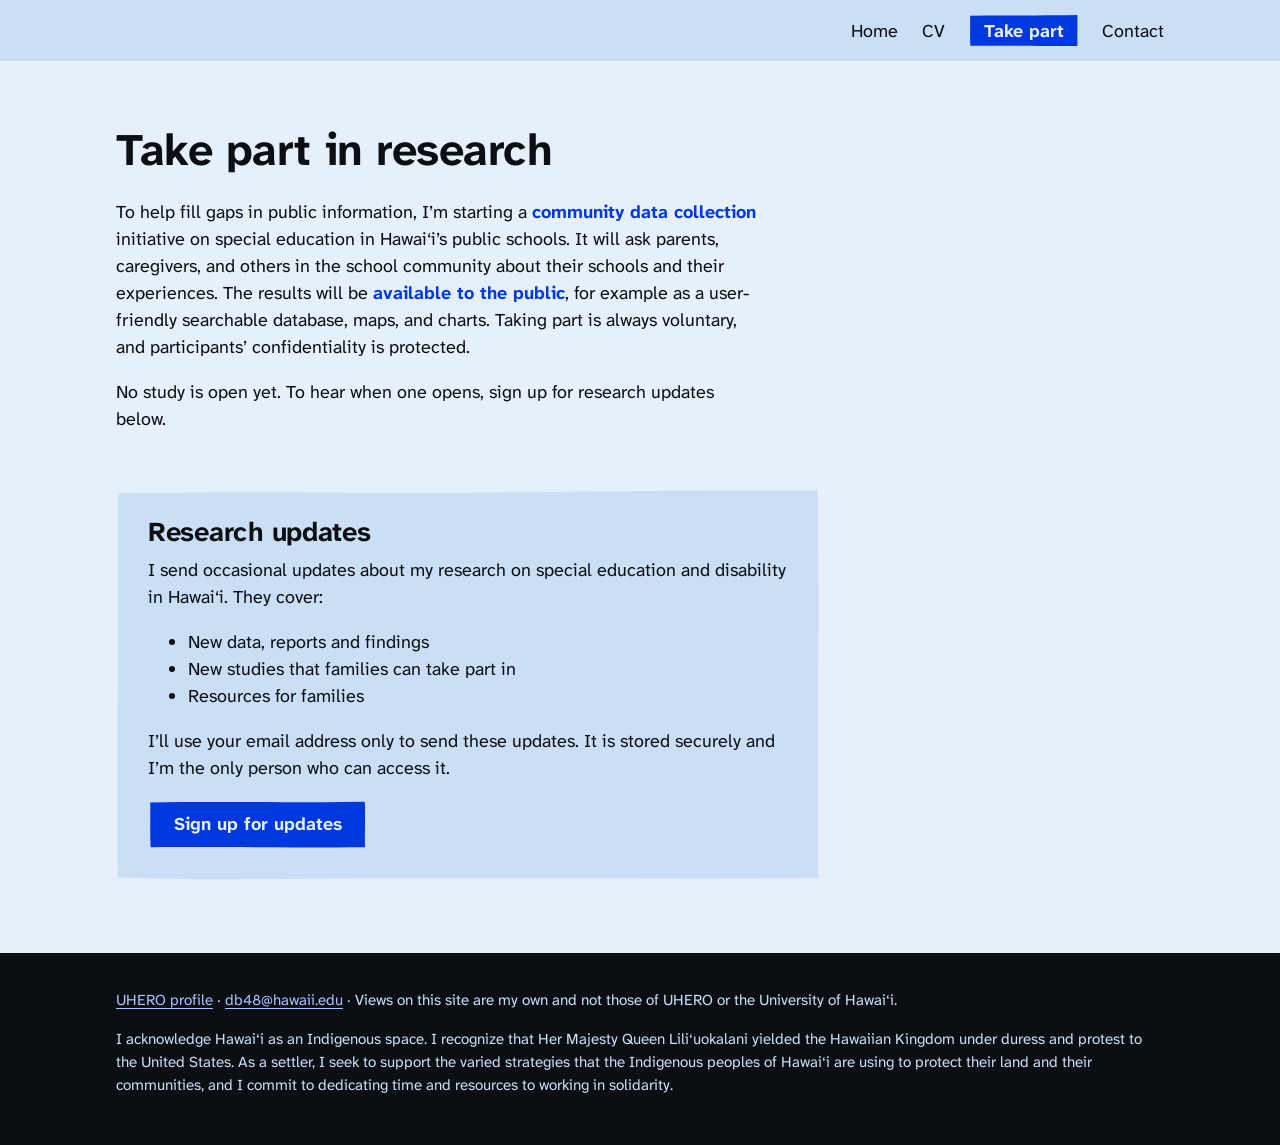
<file: take-part.html>
<!doctype html>
<html lang="en">
<head>
<meta charset="utf-8">
<meta name="viewport" content="width=device-width, initial-scale=1">
<title>Take part in research | Daniela Bond-Smith</title>
<meta name="description" content="Daniela Bond-Smith studies disability, special education, and health in Hawaiʻi at the University of Hawaiʻi Economic Research Organization (UHERO).">
<meta property="og:title" content="Take part in research | Daniela Bond-Smith">
<meta property="og:description" content="Daniela Bond-Smith studies disability, special education, and health in Hawaiʻi at the University of Hawaiʻi Economic Research Organization (UHERO).">
<link rel="icon" href="assets/img/favicon-64.png" sizes="64x64" type="image/png">
<link rel="icon" href="assets/img/favicon-32.png" sizes="32x32" type="image/png">
<link rel="apple-touch-icon" href="assets/img/apple-touch-icon.png">
<link rel="preload" href="assets/fonts/atkinson-400.woff2" as="font" type="font/woff2" crossorigin>
<link rel="stylesheet" href="assets/css/site.css?v=5ebec272">
</head>
<body>
<a class="skip" href="#main">Skip to content</a>
<header class="site-header">
  <div class="wrap">
    <nav aria-label="Main">
      <ul>
<li><a href="index.html">Home</a></li>
<li><a href="cv.html">CV</a></li>
<li class="nav-cta"><a href="take-part.html" aria-current="page">Take part</a></li>
<li><a href="contact.html">Contact</a></li>
      </ul>
    </nav>
  </div>
</header>

<main id="main" class="wrap">
<section id="take-part" class="map-page">
  <h1>Take part in research</h1>
  <p>To help fill gaps in public information, I’m starting a <strong>community data collection</strong> initiative on special education in Hawaiʻi’s public schools. It will ask parents, caregivers, and others in the school community about their schools and their experiences. The results will be <strong>available to the public</strong>, for example as a user-friendly searchable database, maps, and charts. Taking part is always voluntary, and participants’ confidentiality is protected.</p>
  <p>No study is open yet. To hear when one opens, sign up for research updates below.</p></section>


<section id="sign-up" class="callout">
  <h2>Research updates</h2>
  <p>I send occasional updates about my research on special education and disability in Hawaiʻi. They cover:</p>
  <ul>
    <li>New data, reports and findings</li>
    <li>New studies that families can take part in</li>
    <li>Resources for families</li>
  </ul>
  <p>I’ll use your email address only to send these updates. It is stored securely and I’m the only person who can access it.</p>
  <!-- To add the sign-up form: put its link in place of the placeholder below, as a link with class="button". -->
<p><a class="button" href="https://manoahawaiiss.az1.qualtrics.com/jfe/form/SV_bpgFPg6Owtb3GVU" target="_blank" rel="noopener">Sign up for updates<span class="visually-hidden"> (opens in a new tab)</span></a></p>
</section>

</main>

<footer class="site-footer">
  <div class="wrap">
    <p><a href="https://uhero.hawaii.edu/people/daniela-bond-smith/">UHERO profile</a> · <a href="mailto:db48@hawaii.edu">db48@hawaii.edu</a> · Views on this site are my own and not those of UHERO or the University of Hawaiʻi.</p>
    <p class="ack">I acknowledge Hawaiʻi as an Indigenous space. I recognize that Her Majesty Queen Liliʻuokalani yielded the Hawaiian Kingdom under duress and protest to the United States. As a settler, I seek to support the varied strategies that the Indigenous peoples of Hawaiʻi are using to protect their land and their communities, and I commit to dedicating time and resources to working in solidarity.</p>
  </div>
</footer>
</body>
</html>
</file>
<file: assets/css/site.css>
/* Daniela Bond-Smith. One stylesheet, no frameworks, no third-party requests. */

@font-face { font-family: "Atkinson"; src: url("../fonts/atkinson-400.woff2") format("woff2"); font-weight: 400; font-style: normal; font-display: swap; }
@font-face { font-family: "Atkinson"; src: url("../fonts/atkinson-400-italic.woff2") format("woff2"); font-weight: 400; font-style: italic; font-display: swap; }
@font-face { font-family: "Atkinson"; src: url("../fonts/atkinson-700.woff2") format("woff2"); font-weight: 700; font-style: normal; font-display: swap; }
@font-face { font-family: "Atkinson"; src: url("../fonts/atkinson-700-italic.woff2") format("woff2"); font-weight: 700; font-style: italic; font-display: swap; }

:root {
  /* Palette: coolors.co/e6f0fb-cadff5-0b0f14-46505c-0038e0-a9c0ff
     Blue-black text and footer, sky-blue page, light-blue menu bar and boxes,
     royal blue as the only accent. Light only. */
  --paper: #e6f0fb;
  --band: #cadff5;
  --paper-2: #cadff5;
  --ink: #0b0f14;
  --muted: #46505c;
  --accent: #0038e0;
  --accent-deep: #002aa8;
  --moss: #0038e0;
  --coral: #0038e0;
  --line: #b9cde6;
  --tape: rgba(17, 17, 17, .72);
  --foot-bg: #0b0f14;
  --foot-ink: #cadff5;
  --foot-link: #a9c0ff;
  --shadow: 0 1px 2px rgba(11, 15, 20, .14), 0 8px 24px rgba(11, 15, 20, .16);
  --scratch: url("data:image/svg+xml,%3Csvg xmlns='http://www.w3.org/2000/svg' viewBox='0 0 200 16' preserveAspectRatio='none'%3E%3Cpath d='M3 5C40 4 80 5.6 120 4.6S180 4.2 197 3.6M8 11.2C55 10 95 11.6 140 10.6S185 10.6 194 9.8' fill='none' stroke='black' stroke-width='2.6' stroke-linecap='round'/%3E%3C/svg%3E");
  --rough-fill: url("data:image/svg+xml,%3Csvg xmlns='http://www.w3.org/2000/svg' viewBox='0 0 100 30' preserveAspectRatio='none'%3E%3Cpath d='M1 1.5C30 .9 60 1.7 99 1C99.3 10 98.9 20 99.1 29C70 29.2 40 28.6 1.2 28.9C.8 20 1.2 10 1 1.5Z'/%3E%3C/svg%3E");
  --rough-line: url("data:image/svg+xml,%3Csvg xmlns='http://www.w3.org/2000/svg' viewBox='0 0 100 30' preserveAspectRatio='none'%3E%3Cpath d='M2 2.6C30 2 60 2.8 98 2.1C98.3 10 97.9 20 98.1 27.8C70 28.1 40 27.4 2.2 27.7C1.8 20 2.2 10 2 2.6Z' fill='none' stroke='black' stroke-width='1.75' stroke-linejoin='round' vector-effect='non-scaling-stroke'/%3E%3C/svg%3E");
  --rough-box: url("data:image/svg+xml,%3Csvg xmlns='http://www.w3.org/2000/svg' viewBox='0 0 1000 400' preserveAspectRatio='none'%3E%3Cpath d='M3 4C200 2.2 420 4.6 620 3S900 1.8 997 1.5C998.8 120 996.5 280 997.5 397C760 398.8 520 396.2 300 397.6S90 398.6 2.5 396.2C1.2 280 3.6 120 3 4Z'/%3E%3C/svg%3E");
  --rough-dot: url("data:image/svg+xml,%3Csvg xmlns='http://www.w3.org/2000/svg' viewBox='0 0 20 20' preserveAspectRatio='none'%3E%3Cpath d='M2.3 1.8L7.5 2.4 12 1.5 18 2.1 18.5 7 17.9 11.8 18.7 18 12.6 18.5 8 17.7 1.8 18.6 1.3 12.4 2 7.6Z'/%3E%3C/svg%3E");
  --tape-grain: url("data:image/svg+xml,%3Csvg xmlns='http://www.w3.org/2000/svg' width='120' height='40'%3E%3Cfilter id='n'%3E%3CfeTurbulence type='fractalNoise' baseFrequency='.85' numOctaves='2' stitchTiles='stitch'/%3E%3CfeColorMatrix type='saturate' values='0'/%3E%3C/filter%3E%3Crect width='120' height='40' filter='url(%23n)' opacity='.22'/%3E%3C/svg%3E");
  color-scheme: light;
}

*, *::before, *::after { box-sizing: border-box; }
html { -webkit-text-size-adjust: 100%; background: var(--foot-bg); }
body {
  margin: 0;
  background: var(--paper);
  color: var(--ink);
  font-family: "Atkinson", system-ui, sans-serif;
  font-size: 1.125rem;
  line-height: 1.5;
}
img { max-width: 100%; height: auto; display: block; }

.wrap { width: 100%; max-width: 68rem; margin: 0 auto; padding: 0 1.25rem; }

h1, h2, h3 {
  font-weight: 700;
  line-height: 1.15;
  letter-spacing: -.01em;
  margin: 0 0 .5em;
}
h1 { font-size: clamp(2.3rem, 5vw, 3.2rem); }
h2 { font-size: clamp(1.6rem, 3vw, 2rem); }
h3 { font-size: 1.25rem; }
p { margin: 0 0 1em; }

a { color: var(--accent); font-weight: 700; text-decoration-line: underline; text-decoration-color: var(--coral); text-decoration-thickness: 1px; text-underline-offset: .2em; }
a:hover { color: var(--accent-deep); text-decoration-line: underline; text-decoration-thickness: 2px; }
/* On the green band, links use the deep green to keep their contrast. */
.callout a:not(.button) { color: var(--accent-deep); }
:focus-visible { outline: 3px solid var(--accent); outline-offset: 3px; border-radius: 2px; }

.skip { position: absolute; left: -999px; top: .5rem; background: var(--ink); color: var(--paper); padding: .5rem 1rem; z-index: 10; }
.skip:focus { left: .5rem; }

.muted { color: var(--muted); }
.visually-hidden { position: absolute !important; width: 1px; height: 1px; padding: 0; margin: -1px; overflow: hidden; clip: rect(0 0 0 0); white-space: nowrap; border: 0; }

/* Header */
.site-header { padding: 1.1rem 0 1rem; background: var(--band); }
.site-header .wrap { display: flex; flex-wrap: wrap; align-items: baseline; justify-content: flex-end; gap: .5rem 2rem; }
.site-header ul { list-style: none; margin: 0; padding: 0; display: flex; flex-wrap: wrap; gap: .25rem 1.5rem; }
.site-header nav a { color: var(--ink); font-weight: 400; text-decoration: none; padding: .25rem 0; }
.site-header nav a:hover { color: var(--accent); }
.site-header nav a[aria-current="page"] { position: relative; }
.site-header nav li:not(.nav-cta) a[aria-current="page"]::after {
  content: "";
  position: absolute; left: -.1rem; right: -.1rem; bottom: -.15rem;
  height: .6rem;
  background: var(--coral);
  -webkit-mask: var(--scratch) no-repeat center / 100% 100%;
          mask: var(--scratch) no-repeat center / 100% 100%;
}

main.wrap { padding-top: 4rem; padding-bottom: 4.5rem; position: relative; z-index: 0; }
body { overflow-x: clip; }
main > section + section { margin-top: 4rem; }

/* Double scratch under headings */
.squiggle::after {
  content: "";
  display: block;
  width: 7rem; height: .75rem;
  margin-top: .45rem;
  background: var(--coral);
  -webkit-mask: var(--scratch) no-repeat left center / 100% 100%;
          mask: var(--scratch) no-repeat left center / 100% 100%;
}
.hero h1.squiggle::after { width: 14rem; height: 1rem; margin-top: .5rem; }

/* Home: introduction */
.hero { display: grid; grid-template-columns: 15rem 1fr; gap: 3rem; align-items: start; position: relative; }
.photo { position: relative; margin: .75rem 0 0; transform: rotate(-2deg); }
.photo img { border-radius: 3px; box-shadow: var(--shadow); }
.photo::before {
  content: ""; position: absolute; z-index: 1;
  top: -.85rem; left: 50%; width: 6.75rem; height: 1.8rem;
  transform: translateX(-50%) rotate(-4deg);
  background:
    linear-gradient(180deg, rgba(255, 255, 255, .12), rgba(255, 255, 255, 0) 45%, rgba(0, 0, 0, .15)),
    repeating-linear-gradient(90deg, rgba(255, 255, 255, .05) 0 1px, transparent 1px 3px),
    var(--tape-grain),
    var(--tape);
  clip-path: polygon(2% 0, 98% 0, 100% 14%, 97% 29%, 100% 46%, 96% 63%, 99% 80%, 97% 100%, 3% 100%, 0 86%, 3% 70%, 0 52%, 4% 35%, 1% 17%);
}
.hero-text { max-width: 42rem; }
.hero-text .role { color: var(--muted); font-size: 1rem; margin-bottom: 1.5rem; }
.hero-text p { font-size: 1.2rem; }
.hero-text strong, #take-part strong { color: var(--accent); }

/* Research updates: a box in the band colour */
.callout { max-width: 44rem; padding: 1.75rem 2rem 2rem; position: relative; z-index: 0; }

/* Rough-edged shapes */
.callout::before, .cv-card::before, .button::before, .site-header nav .nav-cta a::before, .tag::before {
  content: ""; position: absolute; inset: 0; z-index: -1;
  -webkit-mask: var(--rough-fill) no-repeat 0 0 / 100% 100%;
          mask: var(--rough-fill) no-repeat 0 0 / 100% 100%;
}
.callout::before, .cv-card::before { background: var(--band); -webkit-mask-image: var(--rough-box); mask-image: var(--rough-box); }
.button::before { background: var(--accent); }
.button:hover::before { background: var(--ink); }
.button.is-waiting::before { background: var(--accent); -webkit-mask-image: var(--rough-line); mask-image: var(--rough-line); }
.site-header nav .nav-cta a::before, .tag::before { background: currentColor; -webkit-mask-image: var(--rough-line); mask-image: var(--rough-line); }
.site-header nav .nav-cta a:hover::before, .site-header nav .nav-cta a[aria-current="page"]::before { background: var(--accent); -webkit-mask-image: var(--rough-fill); mask-image: var(--rough-fill); }
main > section + .callout { margin-top: 3.5rem; }
.callout + section { margin-top: 3.5rem; }
.callout h2 { font-size: clamp(1.35rem, 2.6vw, 1.7rem); margin-bottom: .6rem; }
.callout p { margin-bottom: 1.1rem; }
.callout p:last-child { margin-bottom: 0; }

/* Menu item for the community map */
.site-header nav .nav-cta a {
  color: var(--accent); font-weight: 700;
  position: relative; z-index: 0; padding: calc(.2rem + 1.5px) calc(.8rem + 1.5px);
}
.site-header nav .nav-cta a:hover { color: var(--paper); }
.site-header nav .nav-cta a[aria-current="page"] { color: var(--paper); text-decoration: none; }

/* Home: right now */
.now { max-width: 40rem; }
.now ul { list-style: none; margin: 0; padding: 0; }
.now li { position: relative; padding-left: 1.75rem; margin-bottom: 1.1rem; }
.now li::before {
  content: ""; position: absolute; left: .2rem; top: .58em;
  width: .62rem; height: .62rem;
  background: var(--coral);
  -webkit-mask: var(--rough-dot) no-repeat 0 0 / 100% 100%;
          mask: var(--rough-dot) no-repeat 0 0 / 100% 100%;
  transform: rotate(-3deg);
}
.now li:nth-child(3n+2)::before { transform: rotate(2deg); }
.now li:nth-child(3n)::before { transform: rotate(-1deg); }
.now strong { font-weight: 700; }

/* Research */
.lede { font-size: 1.25rem; max-width: 38rem; }
.toc { list-style: none; padding: 0; margin: 1.5rem 0 0; display: flex; flex-wrap: wrap; gap: .5rem 1.5rem; font-size: 1rem; }
.topic { max-width: 40rem; margin-top: 3.5rem; scroll-margin-top: 1rem; }
.topic h3 { font-size: 1.05rem; font-weight: 700; margin-top: 1.75rem; color: var(--muted); letter-spacing: .02em; }
.pubs { list-style: none; padding: 0; margin: 0; font-size: 1rem; line-height: 1.5; }
.pubs li { padding: .6rem 0; border-top: 1px solid var(--line); }
.pubs li:last-child { border-bottom: 1px solid var(--line); }
.pubs .meta { display: block; color: var(--muted); font-size: .95rem; }
.press { font-size: .95rem; color: var(--muted); }
.press a { color: var(--muted); }
.press a:hover { color: var(--accent); }
.tag { display: inline-block; position: relative; z-index: 0; font-size: .8rem; letter-spacing: .03em; padding: 1px calc(.45em + 1px); color: var(--moss); margin-left: .3em; vertical-align: .1em; }

/* Media */
.media { max-width: 44rem; }
.media-head { font-size: 1.3rem; margin: 2.5rem 0 .6rem; }
.media-head .muted { font-size: .95rem; font-weight: 400; margin-left: .4rem; }

/* CV downloads */
.cv { max-width: 40rem; scroll-margin-top: 1rem; }
.cv-files { display: grid; grid-template-columns: 1fr 1fr; gap: 1rem; margin-top: 1.25rem; }
.cv-card { padding: 1.1rem 1.25rem; position: relative; z-index: 0; }
.cv-card h3 { margin: 0 0 .3rem; font-size: 1.15rem; color: var(--accent); }
.cv-card p { margin: 0 0 .4rem; font-size: 1rem; }
.cv-card p:last-child { margin: 0; }

/* CV pages */
.cv-page { max-width: 46rem; }
.cv-contact { color: var(--muted); font-size: 1rem; }
.cv-name { display: block; margin-bottom: .35rem; font-size: 1.6rem; font-weight: 700; line-height: 1.2; letter-spacing: -.01em; color: var(--ink); }
.cv-page h2 { color: var(--accent); font-size: 1.5rem; margin-top: 2.5rem; padding-bottom: .3rem; border-bottom: 1px solid var(--line); }
.cv-page h3 { font-size: .95rem; text-transform: uppercase; letter-spacing: .06em; color: var(--muted); margin: 1.5rem 0 .5rem; }
.cv-interests { font-size: 1rem; }
.cv-list { list-style: none; margin: 0; padding: 0; font-size: 1rem; line-height: 1.5; }
.cv-list li { display: flex; gap: 1.5rem; justify-content: space-between; padding: .55rem 0; }
.cv-what { flex: 1; padding-left: 1.2rem; text-indent: -1.2rem; }
.cv-when { flex: none; color: var(--muted); white-space: nowrap; }
@media (max-width: 560px) {
  .cv-list li { flex-direction: column; gap: 0; }
  .cv-when { order: -1; font-size: .9rem; }
}

/* Community map */
.map-page { max-width: 40rem; }
.map-page h1 { font-size: clamp(2rem, 4.2vw, 2.8rem); }
.button {
  display: inline-block; padding: .7rem 1.6rem; position: relative; z-index: 0;
  color: var(--paper); font-weight: 700; text-decoration: none;
}
.button:hover { color: var(--paper); text-decoration: none; }
.button.is-waiting { color: var(--accent); }
.survey-frame { margin-top: 2rem; border: 1px solid var(--line); border-radius: 6px; overflow: hidden; background: #fff; }
.survey-frame iframe { display: block; width: 100%; height: 80vh; min-height: 40rem; border: 0; }
.small { font-size: .95rem; color: var(--muted); }

/* Footer */
.site-footer { background: var(--foot-bg); padding: 2.25rem 0 3rem; font-size: .95rem; color: var(--foot-ink); }
.site-footer .wrap { display: flex; flex-direction: column; gap: 1rem; }
.site-footer p { margin: 0; }
.site-footer a { color: var(--foot-link); font-weight: 400; text-decoration-line: underline; text-decoration-color: currentColor; text-decoration-thickness: 1px; }
.site-footer a:hover { color: #ffffff; background: none; }

@media (max-width: 760px) {
  main.wrap { padding-top: 2.5rem; }
  .hero { grid-template-columns: 1fr; gap: 2rem; }
  .photo { width: 12rem; }
  .cv-files { grid-template-columns: 1fr; }
}

@media print {
  .site-header nav, .skip { display: none; }
  .photo { transform: none; }
  .photo::before { display: none; }
}
</file>
